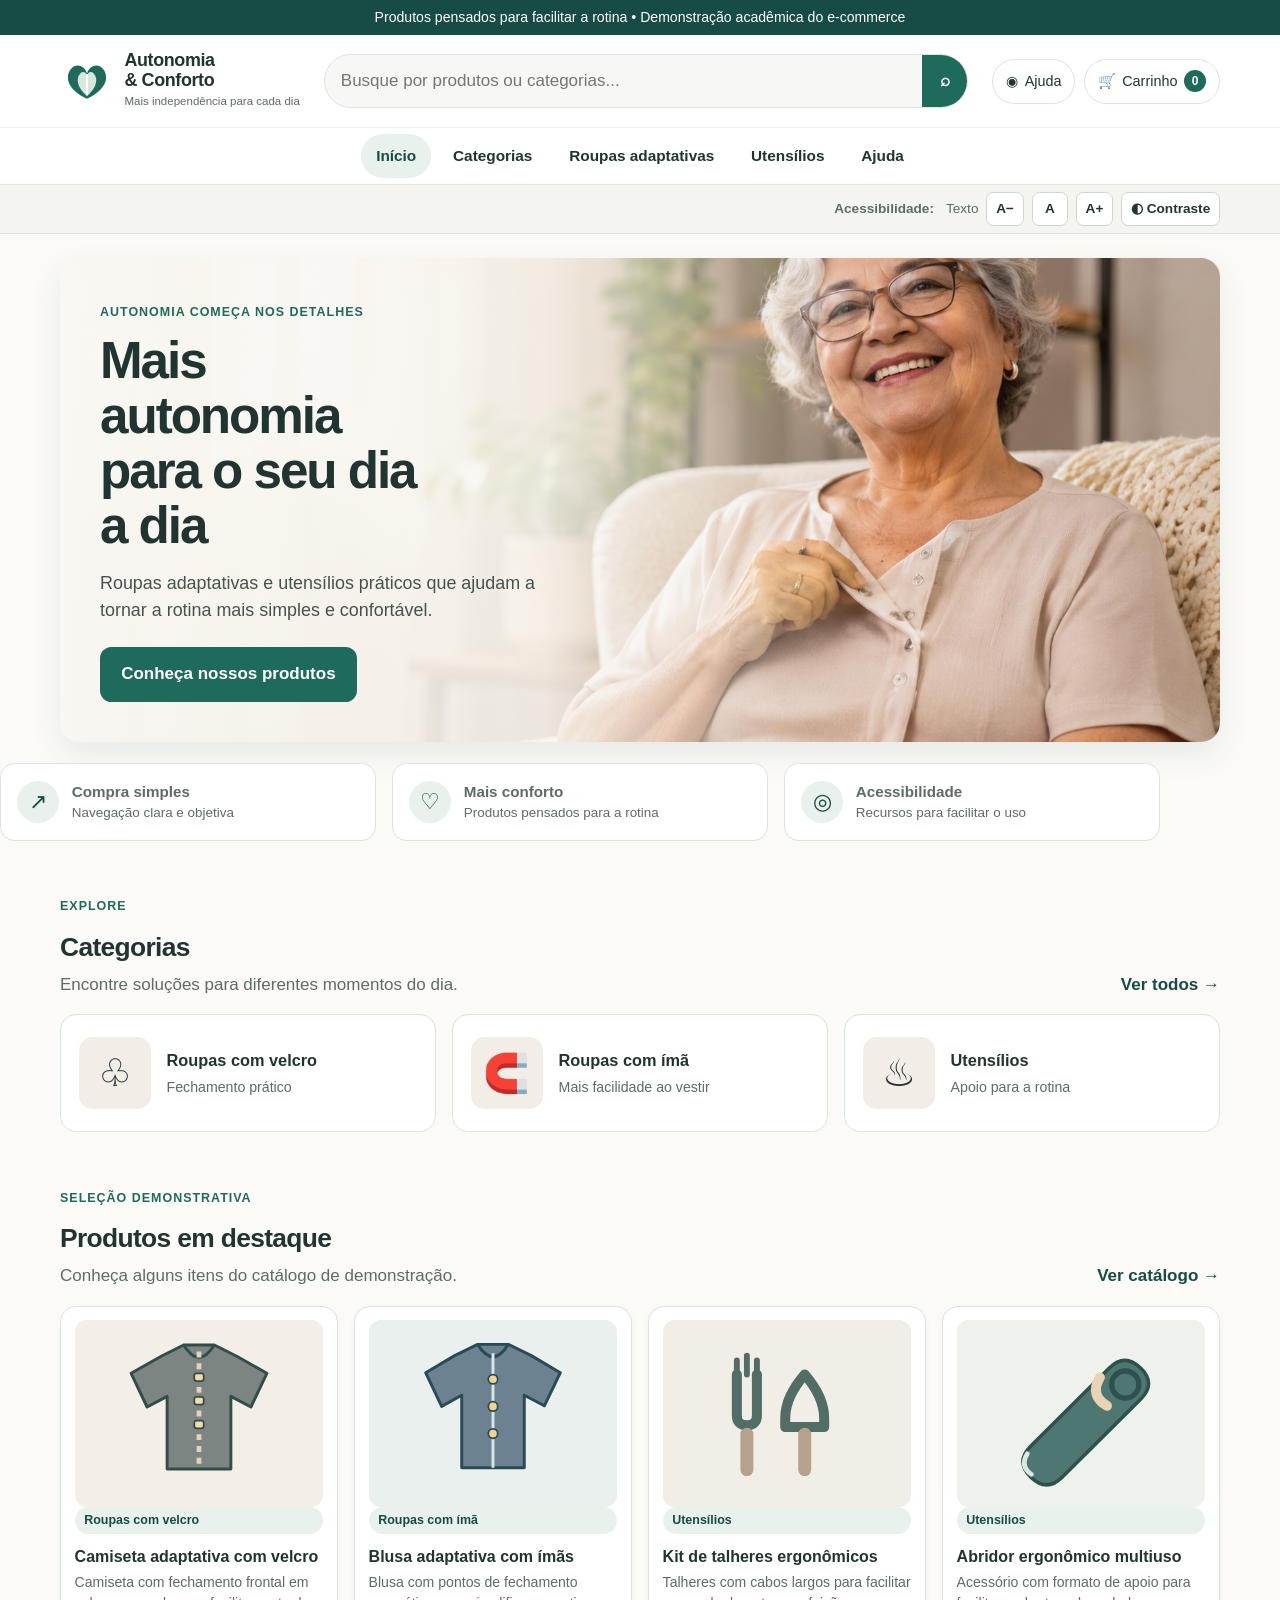
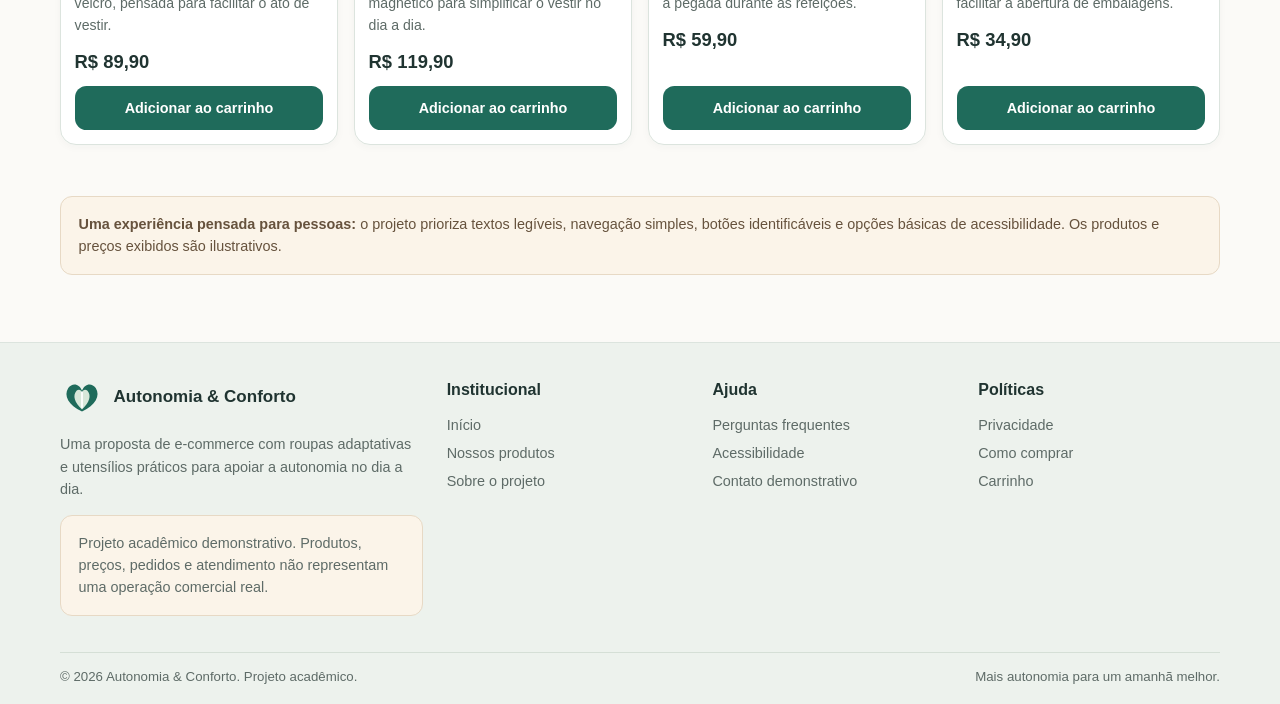
<file: index.html>
<!doctype html>
<html lang="pt-BR">
<head>
 <meta charset="utf-8"><meta name="viewport" content="width=device-width, initial-scale=1">
 <meta name="description" content="E-commerce demonstrativo de roupas adaptativas e utensílios para autonomia diária."><meta name="theme-color" content="#1f6b5b">
 <title>Início | Autonomia &amp; Conforto</title><link rel="icon" href="assets/img/logo.svg" type="image/svg+xml"><link rel="stylesheet" href="css/style.css">
</head>
<body><a class="skip-link" href="#main-content">Pular para o conteúdo principal</a>
<div class="top-note">Produtos pensados para facilitar a rotina • Demonstração acadêmica do e-commerce</div>
<header class="site-header">
 <div class="container header-main">
  <a class="brand" href="index.html" aria-label="Autonomia e Conforto - página inicial"><img src="assets/img/logo.svg" alt=""><span><strong>Autonomia<br>&amp; Conforto</strong><small>Mais independência para cada dia</small></span></a>
  <form class="search-form" data-category-search role="search" aria-label="Buscar produtos"><label class="sr-only" for="site-search">Buscar produtos e categorias</label><input id="site-search" name="q" type="search" placeholder="Busque por produtos ou categorias..." autocomplete="off"><button type="submit" aria-label="Buscar">⌕</button></form>
  <div class="header-actions"><button class="icon-button menu-toggle" type="button" data-menu-toggle aria-expanded="false" aria-controls="primary-nav" aria-label="Abrir menu">☰</button><a class="icon-link" href="ajuda.html"><span aria-hidden="true">◉</span><span class="action-label">Ajuda</span></a><a class="icon-link" href="carrinho.html"><span aria-hidden="true">🛒</span><span class="action-label">Carrinho</span><span class="cart-count" data-cart-count>0</span></a></div>
 </div>
 <nav class="main-nav" id="primary-nav" aria-label="Navegação principal"><div class="container nav-inner">
  <a href="index.html" data-nav="index.html" aria-current="page">Início</a><a href="categorias.html" data-nav="categorias.html">Categorias</a><a href="categorias.html?q=roupas" data-nav="roupas">Roupas adaptativas</a><a href="categorias.html?q=utensilios" data-nav="utensilios">Utensílios</a><a href="ajuda.html" data-nav="ajuda.html">Ajuda</a>
 </div></nav>
 <div class="access-tools"><div class="container access-inner"><strong>Acessibilidade:</strong><span>Texto</span><button class="small-control" type="button" data-font="down" aria-label="Diminuir tamanho do texto">A−</button><button class="small-control" type="button" data-font="reset" aria-label="Restaurar tamanho do texto">A</button><button class="small-control" type="button" data-font="up" aria-label="Aumentar tamanho do texto">A+</button><button class="small-control" type="button" data-contrast aria-label="Alternar alto contraste">◐ Contraste</button></div></div>
</header><main id="main-content"><section class="container hero" aria-labelledby="hero-title"><div class="hero-copy"><span class="eyebrow">Autonomia começa nos detalhes</span><h1 id="hero-title">Mais autonomia para o seu dia a dia</h1><p>Roupas adaptativas e utensílios práticos que ajudam a tornar a rotina mais simples e confortável.</p><a class="button" href="categorias.html">Conheça nossos produtos</a></div></section>
<section class="container trust-row" aria-label="Diferenciais da proposta"><div class="trust-item"><span class="trust-icon" aria-hidden="true">↗</span><span><strong>Compra simples</strong><span>Navegação clara e objetiva</span></span></div><div class="trust-item"><span class="trust-icon" aria-hidden="true">♡</span><span><strong>Mais conforto</strong><span>Produtos pensados para a rotina</span></span></div><div class="trust-item"><span class="trust-icon" aria-hidden="true">◎</span><span><strong>Acessibilidade</strong><span>Recursos para facilitar o uso</span></span></div></section>
<section class="container section" aria-labelledby="categories-title"><div class="section-head"><div><span class="eyebrow">Explore</span><h2 id="categories-title">Categorias</h2><p>Encontre soluções para diferentes momentos do dia.</p></div><a class="text-link" href="categorias.html">Ver todos →</a></div><div class="category-grid"><a class="category-card" href="categorias.html?q=velcro"><span class="category-art" aria-hidden="true">♧</span><span><strong>Roupas com velcro</strong><small>Fechamento prático</small></span></a><a class="category-card" href="categorias.html?q=imã"><span class="category-art" aria-hidden="true">🧲</span><span><strong>Roupas com ímã</strong><small>Mais facilidade ao vestir</small></span></a><a class="category-card" href="categorias.html?q=utensilios"><span class="category-art" aria-hidden="true">♨</span><span><strong>Utensílios</strong><small>Apoio para a rotina</small></span></a></div></section>
<section class="container section" aria-labelledby="featured-title"><div class="section-head"><div><span class="eyebrow">Seleção demonstrativa</span><h2 id="featured-title">Produtos em destaque</h2><p>Conheça alguns itens do catálogo de demonstração.</p></div><a class="text-link" href="categorias.html">Ver catálogo →</a></div><div class="product-grid" data-featured>
<article class="product-card"><a class="product-image" href="produto.html?id=camiseta-velcro"><img src="assets/img/camiseta-velcro.svg" alt="Camiseta adaptativa com velcro" loading="lazy"></a><span class="tag">Roupas com velcro</span><h3><a href="produto.html?id=camiseta-velcro">Camiseta adaptativa com velcro</a></h3><p>Fechamento frontal prático e modelagem confortável.</p><div class="product-price">R$ 89,90</div><a class="button small" href="produto.html?id=camiseta-velcro">Ver produto</a></article>
<article class="product-card"><a class="product-image" href="produto.html?id=camisa-ima"><img src="assets/img/camisa-ima.svg" alt="Blusa adaptativa com ímãs" loading="lazy"></a><span class="tag">Roupas com ímã</span><h3><a href="produto.html?id=camisa-ima">Blusa adaptativa com ímãs</a></h3><p>Fechamento magnético demonstrativo.</p><div class="product-price">R$ 119,90</div><a class="button small" href="produto.html?id=camisa-ima">Ver produto</a></article>
<article class="product-card"><a class="product-image" href="produto.html?id=kit-talheres"><img src="assets/img/kit-talheres.svg" alt="Kit de talheres ergonômicos" loading="lazy"></a><span class="tag">Utensílios</span><h3><a href="produto.html?id=kit-talheres">Kit de talheres ergonômicos</a></h3><p>Cabos largos para facilitar a pegada.</p><div class="product-price">R$ 59,90</div><a class="button small" href="produto.html?id=kit-talheres">Ver produto</a></article>
<article class="product-card"><a class="product-image" href="produto.html?id=abridor-ergonomico"><img src="assets/img/abridor-ergonomico.svg" alt="Abridor ergonômico" loading="lazy"></a><span class="tag">Utensílios</span><h3><a href="produto.html?id=abridor-ergonomico">Abridor ergonômico multiuso</a></h3><p>Acessório de apoio para tarefas domésticas.</p><div class="product-price">R$ 34,90</div><a class="button small" href="produto.html?id=abridor-ergonomico">Ver produto</a></article>
</div></section>
<section class="container section"><div class="notice"><strong>Uma experiência pensada para pessoas:</strong> o projeto prioriza textos legíveis, navegação simples, botões identificáveis e opções básicas de acessibilidade. Os produtos e preços exibidos são ilustrativos.</div></section></main><footer class="site-footer"><div class="container"><div class="footer-grid">
 <div><div class="footer-brand"><img src="assets/img/logo.svg" alt=""><strong>Autonomia &amp; Conforto</strong></div><p>Uma proposta de e-commerce com roupas adaptativas e utensílios práticos para apoiar a autonomia no dia a dia.</p><p class="notice">Projeto acadêmico demonstrativo. Produtos, preços, pedidos e atendimento não representam uma operação comercial real.</p></div>
 <div><h2>Institucional</h2><a href="index.html">Início</a><a href="categorias.html">Nossos produtos</a><a href="ajuda.html">Sobre o projeto</a></div>
 <div><h2>Ajuda</h2><a href="ajuda.html#perguntas">Perguntas frequentes</a><a href="ajuda.html#acessibilidade">Acessibilidade</a><a href="ajuda.html#contato">Contato demonstrativo</a></div>
 <div><h2>Políticas</h2><a href="ajuda.html#privacidade">Privacidade</a><a href="ajuda.html#compras">Como comprar</a><a href="carrinho.html">Carrinho</a></div>
 </div><div class="footer-bottom"><span>© <span data-year>2026</span> Autonomia &amp; Conforto. Projeto acadêmico.</span><span>Mais autonomia para um amanhã melhor.</span></div></div></footer>
<script src="js/products.js" defer></script><script src="js/app.js" defer></script><script src="js/accessibility.js" defer></script></body></html>
</file>
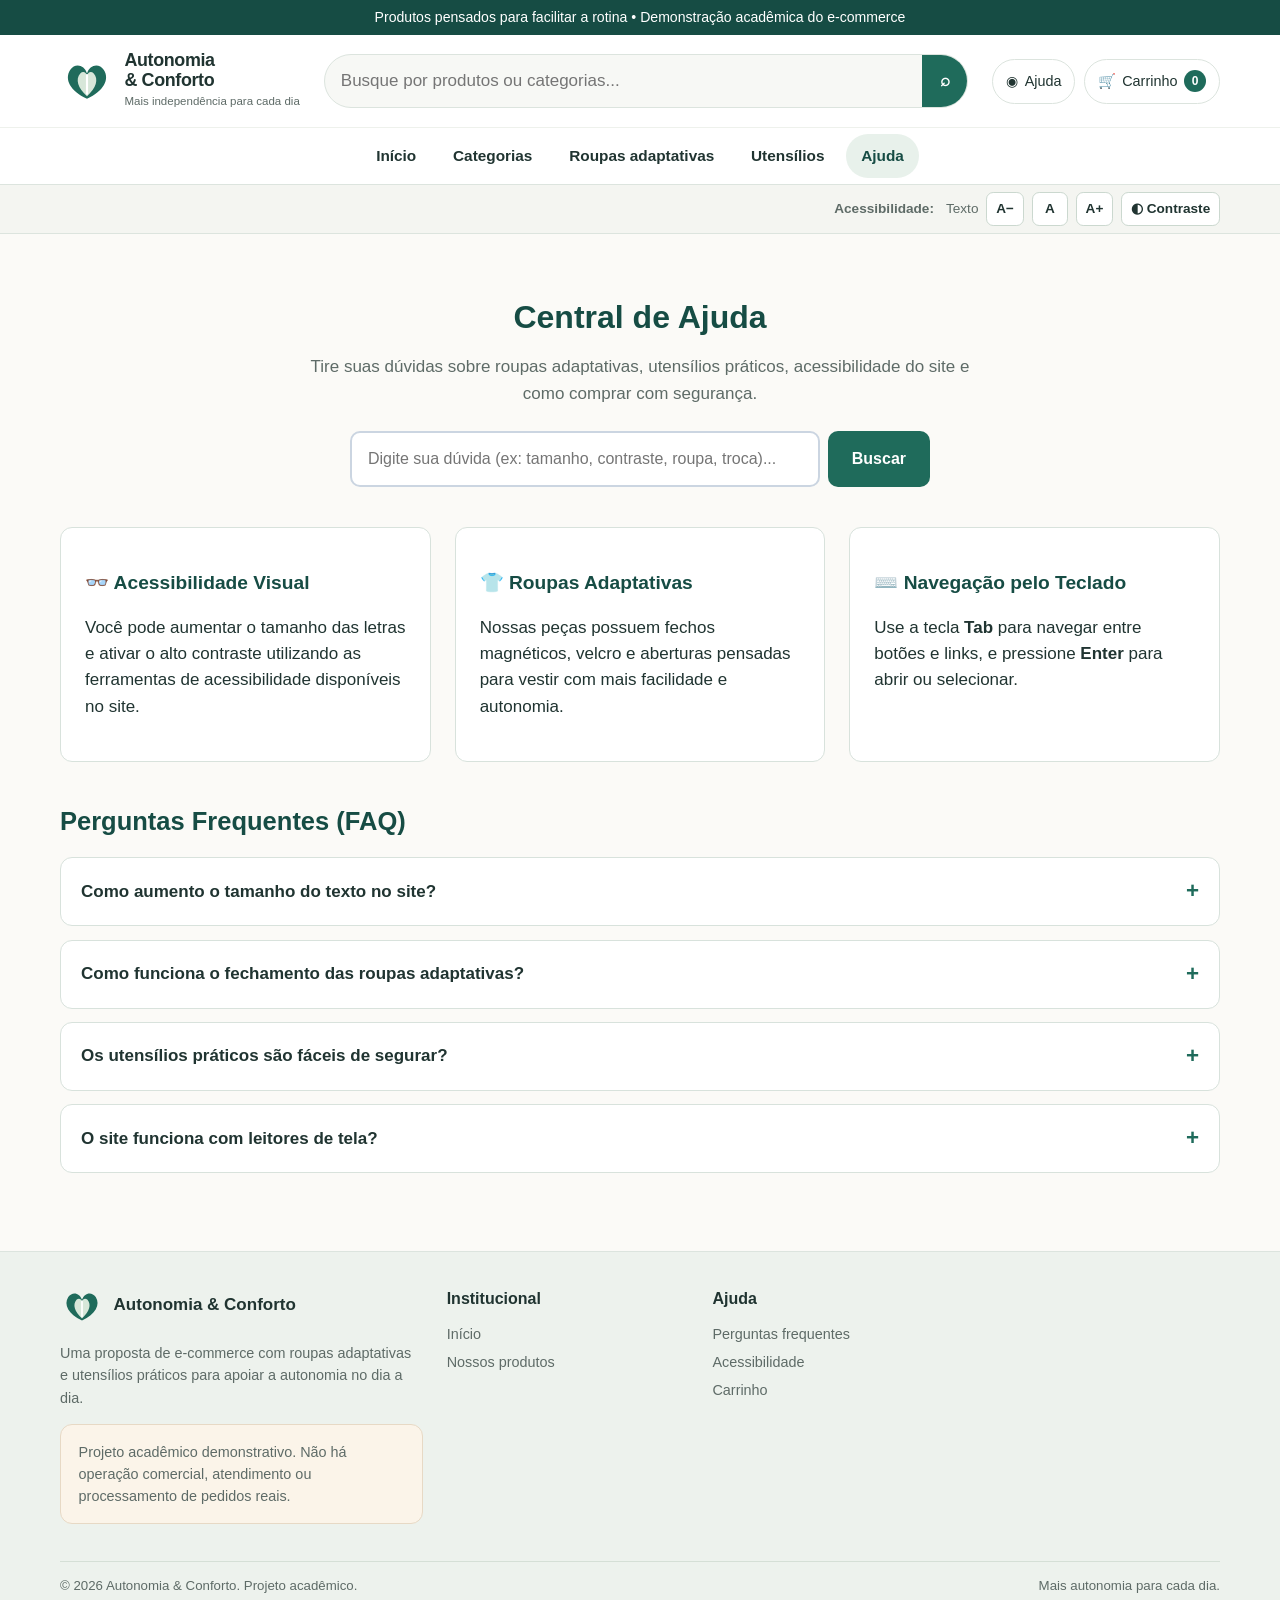
<file: ajuda.html>
<!DOCTYPE html>
<html lang="pt-BR">
<head>
  <meta charset="UTF-8">
  <meta name="viewport" content="width=device-width, initial-scale=1.0">
  <meta name="description" content="Central de ajuda, acessibilidade e perguntas frequentes do Autonomia &amp; Conforto.">
  <title>Central de ajuda | Autonomia &amp; Conforto</title>
  <link rel="icon" href="assets/img/logo.svg" type="image/svg+xml">
  <link rel="stylesheet" href="css/style.css">
  <link rel="stylesheet" href="css/ajuda.css">
</head>
<body>

  <a href="#conteudo-principal" class="skip-link">Pular para o conteúdo principal</a>

  <div class="top-note">Produtos pensados para facilitar a rotina • Demonstração acadêmica do e-commerce</div>
  <header class="site-header">
    <div class="container header-main">
      <a class="brand" href="index.html" aria-label="Autonomia e Conforto - página inicial">
        <img src="assets/img/logo.svg" alt="">
        <span><strong>Autonomia<br>&amp; Conforto</strong><small>Mais independência para cada dia</small></span>
      </a>
      <form class="search-form" data-category-search role="search" aria-label="Buscar produtos">
        <label class="sr-only" for="site-search">Buscar produtos e categorias</label>
        <input id="site-search" name="q" type="search" placeholder="Busque por produtos ou categorias..." autocomplete="off">
        <button type="submit" aria-label="Buscar">⌕</button>
      </form>
      <div class="header-actions">
        <button class="icon-button menu-toggle" type="button" data-menu-toggle aria-expanded="false" aria-controls="primary-nav" aria-label="Abrir menu">☰</button>
        <a class="icon-link" href="ajuda.html" aria-current="page"><span aria-hidden="true">◉</span><span class="action-label">Ajuda</span></a>
        <a class="icon-link" href="carrinho.html"><span aria-hidden="true">🛒</span><span class="action-label">Carrinho</span><span class="cart-count" data-cart-count>0</span></a>
      </div>
    </div>
    <nav class="main-nav" id="primary-nav" aria-label="Navegação principal">
      <div class="container nav-inner">
        <a href="index.html">Início</a>
        <a href="categorias.html">Categorias</a>
        <a href="categorias.html?q=roupas">Roupas adaptativas</a>
        <a href="categorias.html?q=utensilios">Utensílios</a>
        <a href="ajuda.html" aria-current="page">Ajuda</a>
      </div>
    </nav>
    <div class="access-tools">
      <div class="container access-inner">
        <strong>Acessibilidade:</strong><span>Texto</span>
        <button class="small-control" type="button" data-font="down" aria-label="Diminuir tamanho do texto">A−</button>
        <button class="small-control" type="button" data-font="reset" aria-label="Restaurar tamanho do texto">A</button>
        <button class="small-control" type="button" data-font="up" aria-label="Aumentar tamanho do texto">A+</button>
        <button class="small-control" type="button" data-contrast aria-label="Alternar alto contraste">◐ Contraste</button>
      </div>
    </div>
  </header>

  <main id="conteudo-principal" class="container" style="padding: 2rem 0;">

    <section class="hero-ajuda">
      <h1>Central de Ajuda</h1>
      <p>Tire suas dúvidas sobre roupas adaptativas, utensílios práticos, acessibilidade do site e como comprar com segurança.</p>

      <form class="busca-ajuda" role="search" onsubmit="filtrarFAQ(event)">
        <label for="campo-busca" class="skip-link">Buscar dúvida</label>
        <input type="search" id="campo-busca" placeholder="Digite sua dúvida (ex: tamanho, contraste, roupa, troca)..." aria-label="Digite sua dúvida">
        <button type="submit" class="btn-ajuda">Buscar</button>
      </form>
    </section>

    <section class="grid-ajuda" aria-label="Tópicos de Ajuda Rápida">
      <article class="card-ajuda">
        <h2>👓 Acessibilidade Visual</h2>
        <p>Você pode aumentar o tamanho das letras e ativar o alto contraste utilizando as ferramentas de acessibilidade disponíveis no site.</p>
      </article>

      <article class="card-ajuda">
        <h2>👕 Roupas Adaptativas</h2>
        <p>Nossas peças possuem fechos magnéticos, velcro e aberturas pensadas para vestir com mais facilidade e autonomia.</p>
      </article>

      <article class="card-ajuda">
        <h2>⌨️ Navegação pelo Teclado</h2>
        <p>Use a tecla <strong>Tab</strong> para navegar entre botões e links, e pressione <strong>Enter</strong> para abrir ou selecionar.</p>
      </article>
    </section>

    <section class="faq-section" id="perguntas" aria-labelledby="titulo-faq">
      <h2 id="titulo-faq">Perguntas Frequentes (FAQ)</h2>

      <details class="faq-item">
        <summary>Como aumento o tamanho do texto no site?</summary>
        <p>Utilize os controles de acessibilidade do site para ampliar a fonte ou use o atalho <strong>Ctrl +</strong> (no computador) para dar zoom na tela.</p>
      </details>

      <details class="faq-item">
        <summary>Como funciona o fechamento das roupas adaptativas?</summary>
        <p>As camisas e camisetas contam com fechamentos práticos (como ímãs embutidos ou velcro suave) que dispensam botões pequenos e difíceis de abotoar.</p>
      </details>

      <details class="faq-item">
        <summary>Os utensílios práticos são fáceis de segurar?</summary>
        <p>Sim. Os abridores ergonômicos, apoios de alcance e kits de talheres têm cabos anatômicos e antiderrapantes para dar mais firmeza e conforto.</p>
      </details>

      <details class="faq-item">
        <summary>O site funciona com leitores de tela?</summary>
        <p>A página utiliza HTML semântico, textos alternativos nas imagens e navegação por teclado para favorecer o uso com leitores de tela. A experiência pode variar conforme o leitor e o navegador.</p>
      </details>
    </section>

  </main>

  <footer class="site-footer">
    <div class="container">
      <div class="footer-grid">
        <div>
          <div class="footer-brand"><img src="assets/img/logo.svg" alt=""><strong>Autonomia &amp; Conforto</strong></div>
          <p>Uma proposta de e-commerce com roupas adaptativas e utensílios práticos para apoiar a autonomia no dia a dia.</p>
          <p class="notice">Projeto acadêmico demonstrativo. Não há operação comercial, atendimento ou processamento de pedidos reais.</p>
        </div>
        <div><h2>Institucional</h2><a href="index.html">Início</a><a href="categorias.html">Nossos produtos</a></div>
        <div><h2>Ajuda</h2><a href="ajuda.html#perguntas">Perguntas frequentes</a><a href="ajuda.html">Acessibilidade</a><a href="carrinho.html">Carrinho</a></div>
      </div>
      <div class="footer-bottom"><span>© <span data-year>2026</span> Autonomia &amp; Conforto. Projeto acadêmico.</span><span>Mais autonomia para cada dia.</span></div>
    </div>
  </footer>

  <script src="js/products.js" defer></script>
  <script src="js/app.js" defer></script>
  <script src="js/accessibility.js" defer></script>
  <script>
    function filtrarFAQ(event) {
      if (event) event.preventDefault();
      const normalizar = (texto) => texto.normalize('NFD').replace(/[\u0300-\u036f]/g, '').toLowerCase();
      const termo = normalizar(document.getElementById('campo-busca').value.trim());
      document.querySelectorAll('.faq-item').forEach((item) => {
        const texto = normalizar(item.textContent);
        item.style.display = texto.includes(termo) ? 'block' : 'none';
        if (termo.length > 2 && texto.includes(termo)) item.open = true;
      });
    }
    document.getElementById('campo-busca')?.addEventListener('input', () => filtrarFAQ());
  </script>
</body>
</html>
</file>
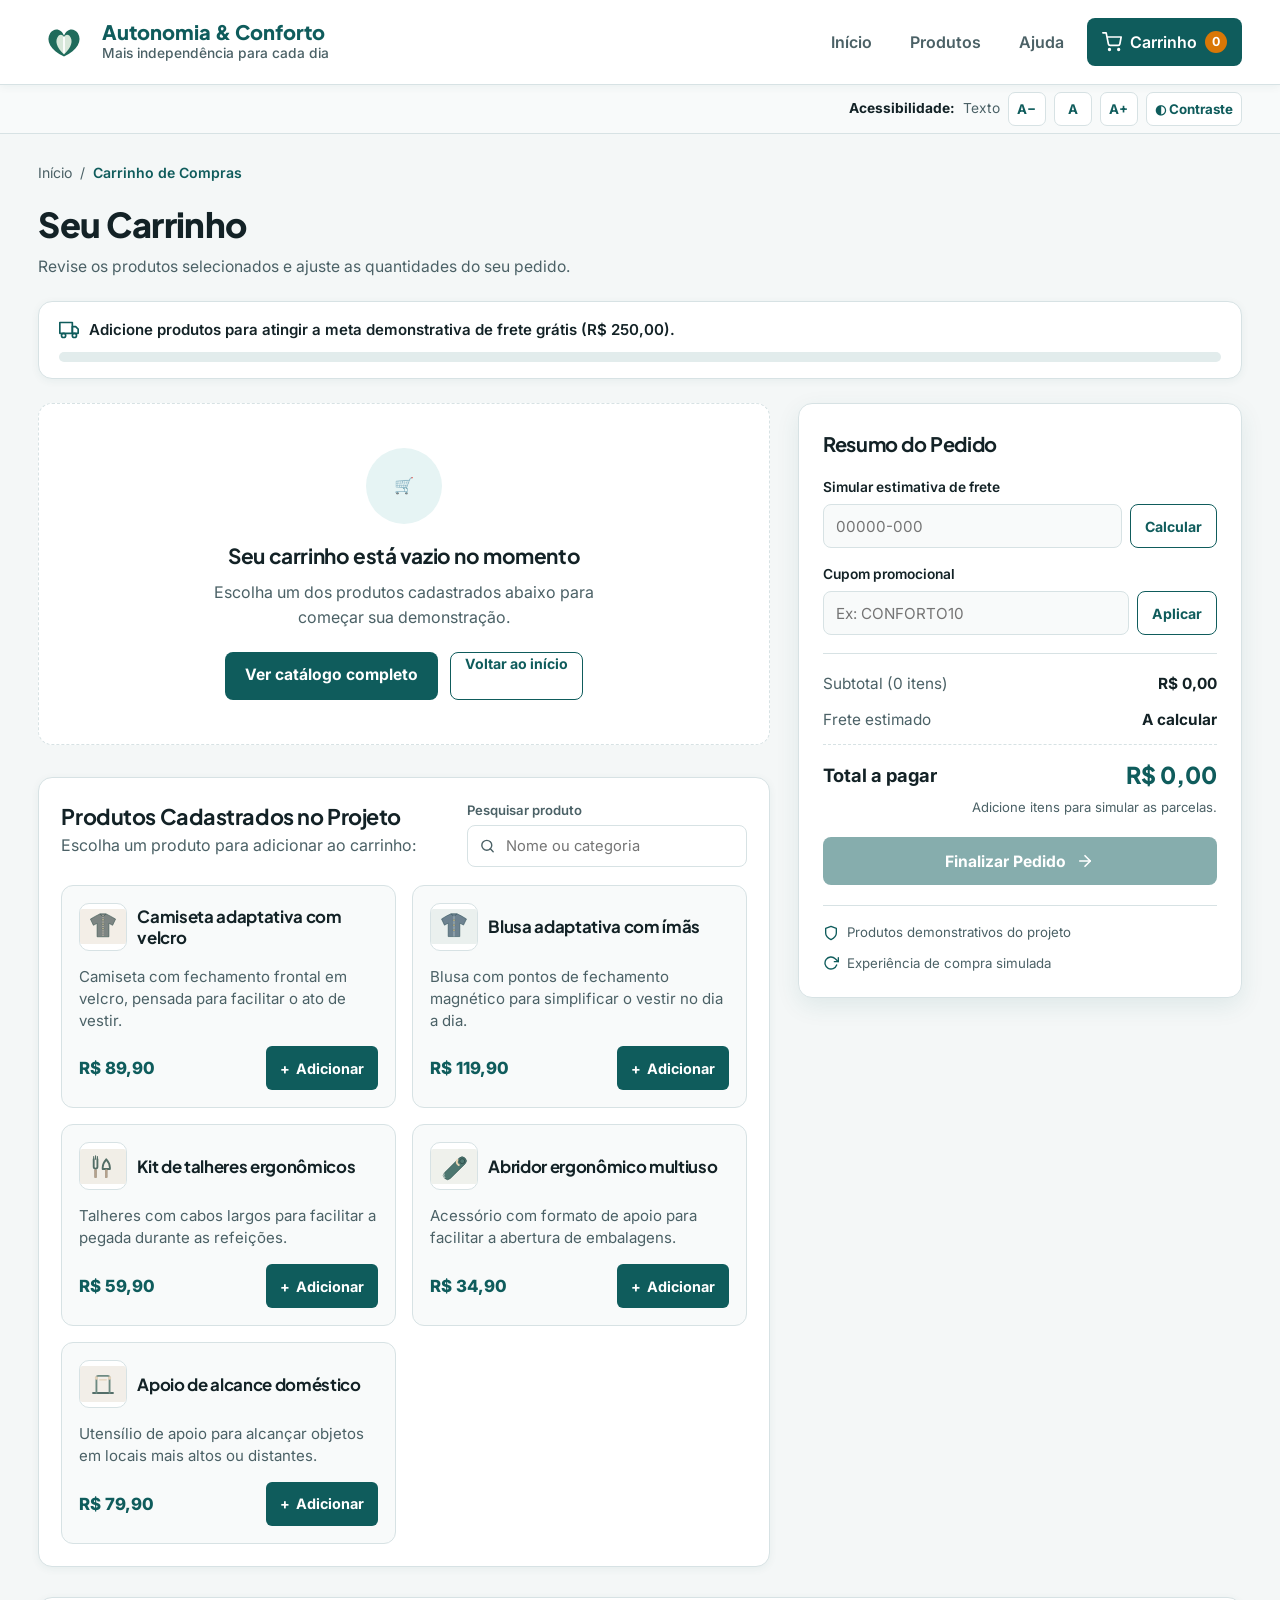
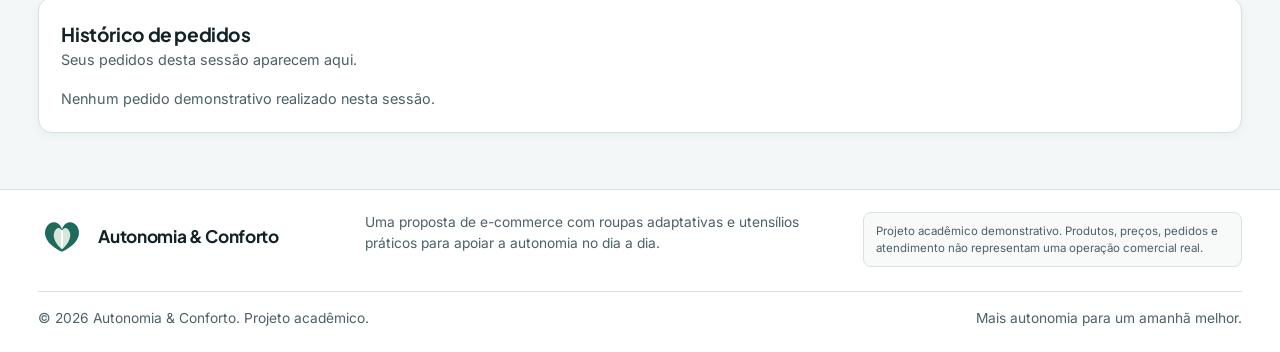
<file: carrinho.html>
<!DOCTYPE html>
<html lang="pt-BR">
<head>
  <meta charset="UTF-8" />
  <meta name="viewport" content="width=device-width, initial-scale=1.0" />
  <title>Carrinho de Compras | Autonomia &amp; Conforto</title>
  <link rel="icon" href="assets/img/logo.svg" type="image/svg+xml" />
  <link rel="preconnect" href="https://fonts.googleapis.com" />
  <link rel="preconnect" href="https://fonts.gstatic.com" crossorigin />
  <link href="https://fonts.googleapis.com/css2?family=Inter:wght@400;500;600;700&family=Plus+Jakarta+Sans:wght@600;700;800&display=swap" rel="stylesheet" />
  <link rel="stylesheet" href="carrinho.css" />
</head>
<body id="top">
  <!-- Cabeçalho integrado ao padrão institucional -->
  <header class="site-header">
    <div class="container header-content">
      <a href="index.html" class="brand" aria-label="Autonomia e Conforto - Página Inicial">
        <span class="brand-icon" aria-hidden="true">
          <svg width="44" height="44" viewBox="0 0 64 64" aria-hidden="true">
            <path d="M32 53C12 44 5 30 12 19c6-9 17-6 20 4 3-10 14-13 20-4 7 11 0 25-20 34Z" fill="#1f6b5b"/>
            <path d="M32 50C21 40 18 30 24 23c3-3 7-2 8 3 1-5 5-6 8-3 6 7 3 17-8 27Z" fill="#d7e7d9"/>
            <path d="M32 25v22" stroke="#fff" stroke-width="2.5" stroke-linecap="round"/>
          </svg>
        </span>
        <div class="brand-text">
          <span class="brand-title">Autonomia &amp; Conforto</span>
          <span class="brand-subtitle">Mais independência para cada dia</span>
        </div>
      </a>

      <nav class="main-nav" aria-label="Navegação principal">
        <a href="index.html" class="nav-link">Início</a>
        <a href="categorias.html" class="nav-link">Produtos</a>
        <a href="ajuda.html" class="nav-link">Ajuda</a>
        <a href="carrinho.html" class="nav-link nav-cart active" aria-current="page">
          <svg width="20" height="20" viewBox="0 0 24 24" fill="none" stroke="currentColor" stroke-width="2" stroke-linecap="round" stroke-linejoin="round" aria-hidden="true">
            <circle cx="9" cy="21" r="1"/>
            <circle cx="20" cy="21" r="1"/>
            <path d="M1 1h4l2.68 13.39a2 2 0 0 0 2 1.61h9.72a2 2 0 0 0 2-1.61L23 6H6"/>
          </svg>
          <span>Carrinho</span>
          <span class="cart-badge" id="header-cart-badge" aria-live="polite">0</span>
        </a>
      </nav>
    </div>
  </header>
  <div class="cart-accessibility-tools">
    <div class="container access-tools-inner">
      <strong>Acessibilidade:</strong><span>Texto</span>
      <button type="button" class="small-control" data-font="down" aria-label="Diminuir tamanho do texto">A−</button>
      <button type="button" class="small-control" data-font="reset" aria-label="Restaurar tamanho do texto">A</button>
      <button type="button" class="small-control" data-font="up" aria-label="Aumentar tamanho do texto">A+</button>
      <button type="button" class="small-control" data-contrast aria-label="Alternar alto contraste">◐ Contraste</button>
    </div>
  </div>

  <main class="container main-wrapper">
    <!-- Trilha de navegação -->
    <nav class="breadcrumb" aria-label="Você está em">
      <a href="index.html">Início</a>
      <span aria-hidden="true">/</span>
      <span class="current">Carrinho de Compras</span>
    </nav>

    <div class="page-heading">
      <div>
        <h1>Seu Carrinho</h1>
        <p class="page-subtitle">Revise os produtos selecionados e ajuste as quantidades do seu pedido.</p>
      </div>
      <div class="heading-actions">
        <button type="button" class="btn-ghost-danger" id="btn-limpar-carrinho">
          <svg width="16" height="16" viewBox="0 0 24 24" fill="none" stroke="currentColor" stroke-width="2" stroke-linecap="round" stroke-linejoin="round" aria-hidden="true">
            <polyline points="3 6 5 6 21 6"/>
            <path d="M19 6v14a2 2 0 0 1-2 2H7a2 2 0 0 1-2-2V6m3 0V4a2 2 0 0 1 2-2h4a2 2 0 0 1 2 2v2"/>
          </svg>
          Esvaziar carrinho
        </button>
      </div>
    </div>

    <!-- Barra de progresso de frete grátis -->
    <section class="shipping-progress-card" aria-label="Progresso para frete grátis">
      <div class="shipping-progress-header">
        <span class="shipping-icon" aria-hidden="true">
          <svg width="20" height="20" viewBox="0 0 24 24" fill="none" stroke="currentColor" stroke-width="2" stroke-linecap="round" stroke-linejoin="round">
            <rect x="1" y="3" width="15" height="13"/>
            <polygon points="16 8 20 8 23 11 23 16 16 16 16 8"/>
            <circle cx="5.5" cy="18.5" r="2.5"/>
            <circle cx="18.5" cy="18.5" r="2.5"/>
          </svg>
        </span>
        <p id="shipping-progress-text" aria-live="polite">Calculando benefício de frete...</p>
      </div>
      <div class="progress-track" role="progressbar" aria-valuemin="0" aria-valuemax="100" aria-valuenow="0" id="shipping-progressbar">
        <div class="progress-fill" id="shipping-progress-fill"></div>
      </div>
    </section>

    <!-- Grade principal: Lista de itens + Resumo financeiro -->
    <div class="cart-grid" id="itens-carrinho">
      <section class="cart-items-section" aria-label="Itens no carrinho">
        <div id="cart-items-container" class="cart-items-list">
          <!-- Renderizado dinamicamente via JavaScript -->
        </div>

        <!-- Estado vazio -->
        <div id="empty-cart-state" class="empty-state hidden">
          <div class="empty-icon" aria-hidden="true">
            <svg width="48" height="48" viewBox="0 0 24 24" fill="none" stroke="currentColor" stroke-width="1.6" stroke-linecap="round" stroke-linejoin="round">
              <circle cx="9" cy="21" r="1"/>
              <circle cx="20" cy="21" r="1"/>
              <path d="M1 1h4l2.68 13.39a2 2 0 0 0 2 1.61h9.72a2 2 0 0 0 2-1.61L23 6H6"/>
            </svg>
          </div>
          <h2>Seu carrinho está vazio no momento</h2>
        </div>

        <!-- Vitrine rápida para testar os 5 produtos cadastrados no projeto -->
        <section class="quick-add-section" id="produtos" aria-labelledby="quick-add-title">
          <div class="quick-add-header">
            <div>
              <h2 id="quick-add-title">Produtos Cadastrados no Projeto</h2>
              <p>Escolha um produto para adicionar ao carrinho:</p>
            </div>
            <label class="product-search" for="product-search">
              <span>Pesquisar produto</span>
              <span class="product-search-field">
                <svg viewBox="0 0 24 24" aria-hidden="true">
                  <circle cx="11" cy="11" r="7" />
                  <path d="m16 16 4 4" />
                </svg>
                <input type="search" id="product-search" placeholder="Nome ou categoria" autocomplete="off" />
              </span>
            </label>
          </div>
          <div id="quick-add-grid" class="quick-add-grid">
            <!-- Cards dos 5 produtos gerados via JS -->
          </div>
        </section>
      </section>

      <!-- Coluna lateral: Resumo do pedido -->
      <aside class="cart-summary-aside" aria-label="Resumo do pedido">
        <div class="summary-card">
          <h2>Resumo do Pedido</h2>

          <!-- Cálculo de CEP -->
          <div class="summary-tool">
            <label for="input-cep" class="tool-label">Simular estimativa de frete</label>
            <div class="input-group">
              <input
                type="text"
                id="input-cep"
                placeholder="00000-000"
                maxlength="9"
                inputmode="numeric"
                aria-label="Digite seu CEP"
              />
              <button type="button" class="btn-outline" id="btn-calcular-cep">Calcular</button>
            </div>
            <small id="cep-feedback" class="tool-feedback" aria-live="polite"></small>
          </div>

          <!-- Cupom de desconto -->
          <div class="summary-tool">
            <label for="input-cupom" class="tool-label">Cupom promocional</label>
            <div class="input-group">
              <input
                type="text"
                id="input-cupom"
                placeholder="Ex: CONFORTO10"
                aria-label="Código do cupom de desconto"
              />
              <button type="button" class="btn-outline" id="btn-aplicar-cupom">Aplicar</button>
            </div>
            <small id="cupom-feedback" class="tool-feedback" aria-live="polite"></small>
          </div>

          <hr class="summary-divider" />

          <!-- Valores -->
          <dl class="summary-totals" aria-live="polite">
            <div class="total-row">
              <dt>Subtotal (<span id="summary-total-items">0</span> itens)</dt>
              <dd id="summary-subtotal">R$ 0,00</dd>
            </div>
            <div class="total-row">
              <dt>Frete estimado</dt>
              <dd id="summary-shipping">Grátis</dd>
            </div>
            <div class="total-row discount-row hidden" id="summary-discount-row">
              <dt>Desconto aplicado</dt>
              <dd id="summary-discount">- R$ 0,00</dd>
            </div>
            <div class="total-row grand-total">
              <dt>Total a pagar</dt>
              <dd id="summary-grand-total">R$ 0,00</dd>
            </div>
          </dl>

          <p class="installment-note" id="summary-installments">ou em até 6x sem juros no cartão</p>

          <button type="button" class="btn-primary btn-checkout" id="btn-finalizar-compra">
            <span>Finalizar Pedido</span>
            <svg width="18" height="18" viewBox="0 0 24 24" fill="none" stroke="currentColor" stroke-width="2.2" stroke-linecap="round" stroke-linejoin="round" aria-hidden="true">
              <line x1="5" y1="12" x2="19" y2="12"/>
              <polyline points="12 5 19 12 12 19"/>
            </svg>
          </button>

          <!-- Selos de acessibilidade e confiança -->
          <ul class="trust-badges">
            <li>
              <svg width="16" height="16" viewBox="0 0 24 24" fill="none" stroke="currentColor" stroke-width="2" stroke-linecap="round" stroke-linejoin="round" aria-hidden="true">
                <path d="M12 22s8-4 8-10V5l-8-3-8 3v7c0 6 8 10 8 10z"/>
              </svg>
              <span>Produtos demonstrativos do projeto</span>
            </li>
            <li>
              <svg width="16" height="16" viewBox="0 0 24 24" fill="none" stroke="currentColor" stroke-width="2" stroke-linecap="round" stroke-linejoin="round" aria-hidden="true">
                <polyline points="23 4 23 10 17 10"/>
                <path d="M20.49 15a9 9 0 1 1-2.12-9.36L23 10"/>
              </svg>
              <span>Experiência de compra simulada</span>
            </li>
          </ul>
        </div>
      </aside>
    </div>

    <section class="order-history-section" aria-labelledby="order-history-title">
      <div class="order-history-header">
        <div>
          <h2 id="order-history-title">Histórico de pedidos</h2>
          <p>Seus pedidos desta sessão aparecem aqui.</p>
        </div>
      </div>
      <div id="order-history-list" class="order-history-list" aria-live="polite">
        <p class="order-history-empty">Nenhum pedido realizado nesta sessão.</p>
      </div>
    </section>
  </main>

  <!-- Confirmação do pedido -->
  <div id="checkout-modal" class="modal-backdrop hidden" role="dialog" aria-modal="true" aria-labelledby="modal-title">
    <div class="modal-card">
      <div class="modal-success-icon" aria-hidden="true">
        <svg width="32" height="32" viewBox="0 0 24 24" fill="none" stroke="currentColor" stroke-width="2.5" stroke-linecap="round" stroke-linejoin="round">
          <polyline points="20 6 9 17 4 12"/>
        </svg>
      </div>
      <h2 id="modal-title">Pedido realizado com sucesso!</h2>
      <p id="modal-description">Obrigado por comprar na Autonomia &amp; Conforto.</p>
      <div class="modal-order-box" id="modal-order-summary"></div>
      <button type="button" class="btn-primary btn-full" id="btn-fechar-modal">Concluir e Limpar Carrinho</button>
    </div>
  </div>

  <!-- Notificação Toast acessível -->
  <div id="toast-container" class="toast-container" aria-live="polite" aria-atomic="true"></div>

  <footer class="site-footer" id="sobre">
    <div class="container footer-content">
      <div class="footer-brand">
        <img src="favicon.svg" alt="" width="44" height="44" />
        <h2>Autonomia &amp; Conforto</h2>
      </div>
      <p class="footer-description">Uma proposta de e-commerce com roupas adaptativas e utens&iacute;lios pr&aacute;ticos para apoiar a autonomia no dia a dia.</p>
      <p class="footer-disclaimer">Projeto acad&ecirc;mico demonstrativo. Produtos, pre&ccedil;os, pedidos e atendimento n&atilde;o representam uma opera&ccedil;&atilde;o comercial real.</p>
      <div class="footer-bottom">
        <p>&copy; 2026 Autonomia &amp; Conforto. Projeto acad&ecirc;mico.</p>
        <p>Mais autonomia para um amanh&atilde; melhor.</p>
      </div>
    </div>
  </footer>

  <script src="js/products.js" defer></script>
  <script src="js/accessibility.js" defer></script>
  <script src="js/carrinho.js" defer></script>
</body>
</html>
</file>
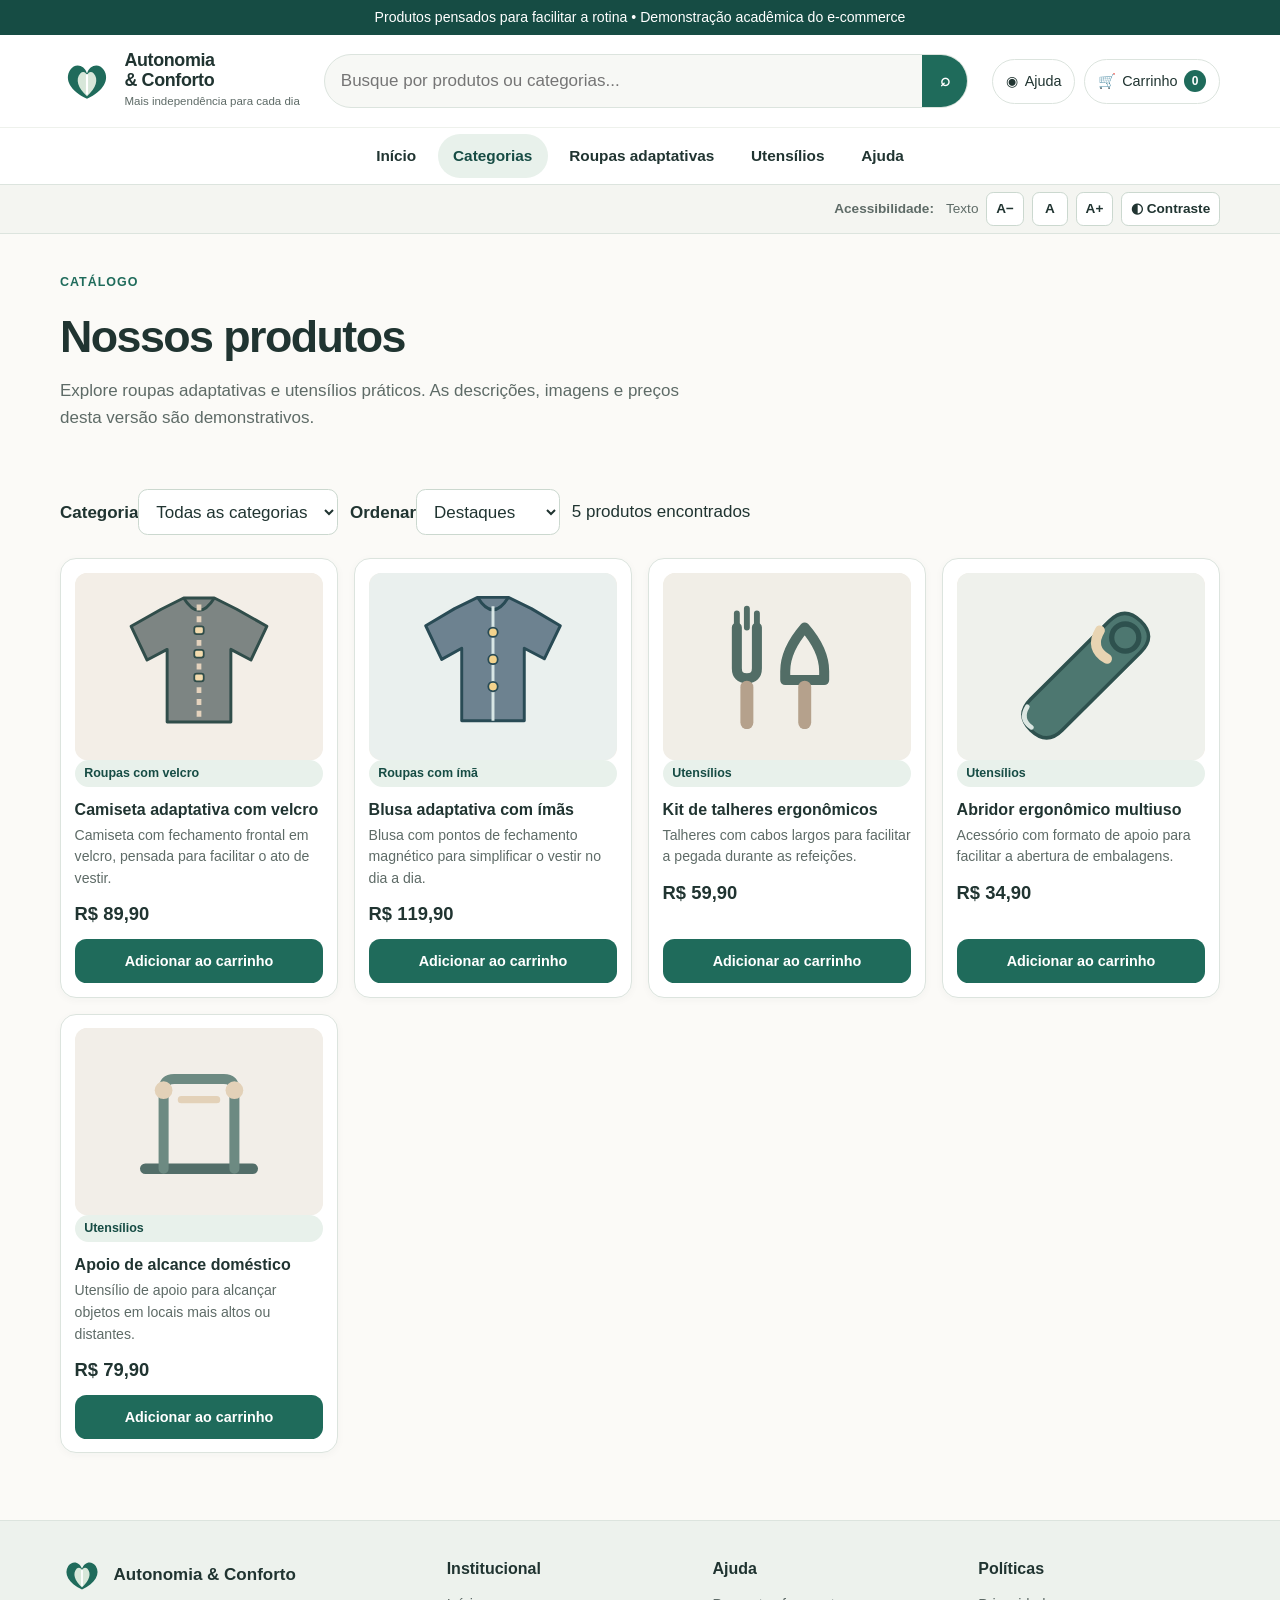
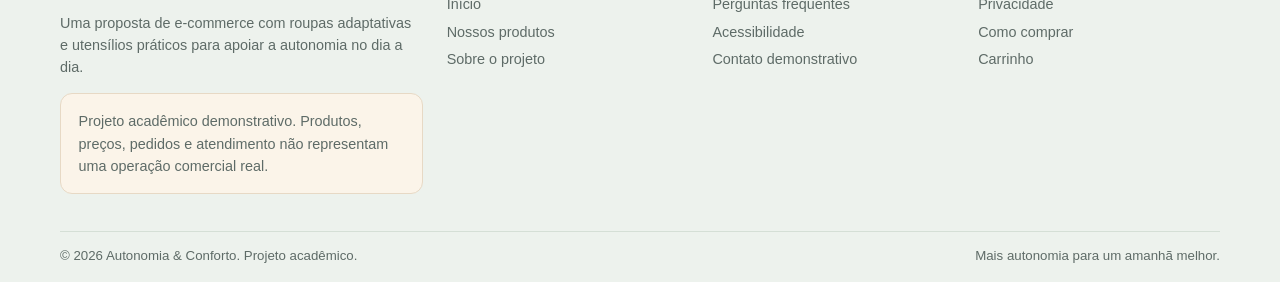
<file: categorias.html>
<!doctype html>
<html lang="pt-BR">
<head>
 <meta charset="utf-8"><meta name="viewport" content="width=device-width, initial-scale=1">
 <meta name="description" content="Catálogo demonstrativo de roupas adaptativas e utensílios práticos."><meta name="theme-color" content="#1f6b5b">
 <title>Categorias e produtos | Autonomia &amp; Conforto</title><link rel="icon" href="assets/img/logo.svg" type="image/svg+xml"><link rel="stylesheet" href="css/style.css">
</head>
<body><a class="skip-link" href="#main-content">Pular para o conteúdo principal</a>
<div class="top-note">Produtos pensados para facilitar a rotina • Demonstração acadêmica do e-commerce</div>
<header class="site-header">
 <div class="container header-main">
  <a class="brand" href="index.html" aria-label="Autonomia e Conforto - página inicial"><img src="assets/img/logo.svg" alt=""><span><strong>Autonomia<br>&amp; Conforto</strong><small>Mais independência para cada dia</small></span></a>
  <form class="search-form" data-category-search role="search" aria-label="Buscar produtos"><label class="sr-only" for="site-search">Buscar produtos e categorias</label><input id="site-search" name="q" type="search" placeholder="Busque por produtos ou categorias..." autocomplete="off"><button type="submit" aria-label="Buscar">⌕</button></form>
  <div class="header-actions"><button class="icon-button menu-toggle" type="button" data-menu-toggle aria-expanded="false" aria-controls="primary-nav" aria-label="Abrir menu">☰</button><a class="icon-link" href="ajuda.html"><span aria-hidden="true">◉</span><span class="action-label">Ajuda</span></a><a class="icon-link" href="carrinho.html"><span aria-hidden="true">🛒</span><span class="action-label">Carrinho</span><span class="cart-count" data-cart-count>0</span></a></div>
 </div>
 <nav class="main-nav" id="primary-nav" aria-label="Navegação principal"><div class="container nav-inner">
  <a href="index.html" data-nav="index.html">Início</a><a href="categorias.html" data-nav="categorias.html" aria-current="page">Categorias</a><a href="categorias.html?q=roupas" data-nav="roupas">Roupas adaptativas</a><a href="categorias.html?q=utensilios" data-nav="utensilios">Utensílios</a><a href="ajuda.html" data-nav="ajuda.html">Ajuda</a>
 </div></nav>
 <div class="access-tools"><div class="container access-inner"><strong>Acessibilidade:</strong><span>Texto</span><button class="small-control" type="button" data-font="down" aria-label="Diminuir tamanho do texto">A−</button><button class="small-control" type="button" data-font="reset" aria-label="Restaurar tamanho do texto">A</button><button class="small-control" type="button" data-font="up" aria-label="Aumentar tamanho do texto">A+</button><button class="small-control" type="button" data-contrast aria-label="Alternar alto contraste">◐ Contraste</button></div></div>
</header><main id="main-content"><section class="container page-intro"><span class="eyebrow">Catálogo</span><h1>Nossos produtos</h1><p>Explore roupas adaptativas e utensílios práticos. As descrições, imagens e preços desta versão são demonstrativos.</p></section>
<section class="container section"><div class="toolbar"><div><label for="category-filter">Categoria</label><select id="category-filter" data-category-filter><option value="all">Todas as categorias</option><option value="roupas-velcro">Roupas com velcro</option><option value="roupas-ima">Roupas com ímã</option><option value="utensilios">Utensílios</option></select></div><div><label for="sort-products">Ordenar</label><select id="sort-products" data-sort><option value="featured">Destaques</option><option value="price-asc">Menor preço</option><option value="price-desc">Maior preço</option><option value="name">Nome</option></select></div><p data-results-count aria-live="polite"></p></div><div class="product-grid" data-category-grid>
<article class="product-card"><a class="product-image" href="produto.html?id=camiseta-velcro"><img src="assets/img/camiseta-velcro.svg" alt="Camiseta adaptativa com velcro"></a><span class="tag">Roupas com velcro</span><h3><a href="produto.html?id=camiseta-velcro">Camiseta adaptativa com velcro</a></h3><p>Fechamento frontal em velcro.</p><div class="product-price">R$ 89,90</div><a class="button small" href="produto.html?id=camiseta-velcro">Ver produto</a></article>
<article class="product-card"><a class="product-image" href="produto.html?id=camisa-ima"><img src="assets/img/camisa-ima.svg" alt="Blusa adaptativa com ímãs"></a><span class="tag">Roupas com ímã</span><h3><a href="produto.html?id=camisa-ima">Blusa adaptativa com ímãs</a></h3><p>Fechamento magnético.</p><div class="product-price">R$ 119,90</div><a class="button small" href="produto.html?id=camisa-ima">Ver produto</a></article>
<article class="product-card"><a class="product-image" href="produto.html?id=kit-talheres"><img src="assets/img/kit-talheres.svg" alt="Kit de talheres ergonômicos"></a><span class="tag">Utensílios</span><h3><a href="produto.html?id=kit-talheres">Kit de talheres ergonômicos</a></h3><p>Cabos largos e texturizados.</p><div class="product-price">R$ 59,90</div><a class="button small" href="produto.html?id=kit-talheres">Ver produto</a></article>
<article class="product-card"><a class="product-image" href="produto.html?id=abridor-ergonomico"><img src="assets/img/abridor-ergonomico.svg" alt="Abridor ergonômico multiuso"></a><span class="tag">Utensílios</span><h3><a href="produto.html?id=abridor-ergonomico">Abridor ergonômico multiuso</a></h3><p>Formato de pegada ampliada.</p><div class="product-price">R$ 34,90</div><a class="button small" href="produto.html?id=abridor-ergonomico">Ver produto</a></article>
<article class="product-card"><a class="product-image" href="produto.html?id=apoio-alcance"><img src="assets/img/apoio-alcance.svg" alt="Apoio de alcance doméstico"></a><span class="tag">Utensílios</span><h3><a href="produto.html?id=apoio-alcance">Apoio de alcance doméstico</a></h3><p>Utensílio para alcançar objetos.</p><div class="product-price">R$ 79,90</div><a class="button small" href="produto.html?id=apoio-alcance">Ver produto</a></article>
</div></section></main><footer class="site-footer"><div class="container"><div class="footer-grid">
 <div><div class="footer-brand"><img src="assets/img/logo.svg" alt=""><strong>Autonomia &amp; Conforto</strong></div><p>Uma proposta de e-commerce com roupas adaptativas e utensílios práticos para apoiar a autonomia no dia a dia.</p><p class="notice">Projeto acadêmico demonstrativo. Produtos, preços, pedidos e atendimento não representam uma operação comercial real.</p></div>
 <div><h2>Institucional</h2><a href="index.html">Início</a><a href="categorias.html">Nossos produtos</a><a href="ajuda.html">Sobre o projeto</a></div>
 <div><h2>Ajuda</h2><a href="ajuda.html#perguntas">Perguntas frequentes</a><a href="ajuda.html#acessibilidade">Acessibilidade</a><a href="ajuda.html#contato">Contato demonstrativo</a></div>
 <div><h2>Políticas</h2><a href="ajuda.html#privacidade">Privacidade</a><a href="ajuda.html#compras">Como comprar</a><a href="carrinho.html">Carrinho</a></div>
 </div><div class="footer-bottom"><span>© <span data-year>2026</span> Autonomia &amp; Conforto. Projeto acadêmico.</span><span>Mais autonomia para um amanhã melhor.</span></div></div></footer>
<script src="js/products.js" defer></script><script src="js/app.js" defer></script><script src="js/accessibility.js" defer></script></body></html>
</file>
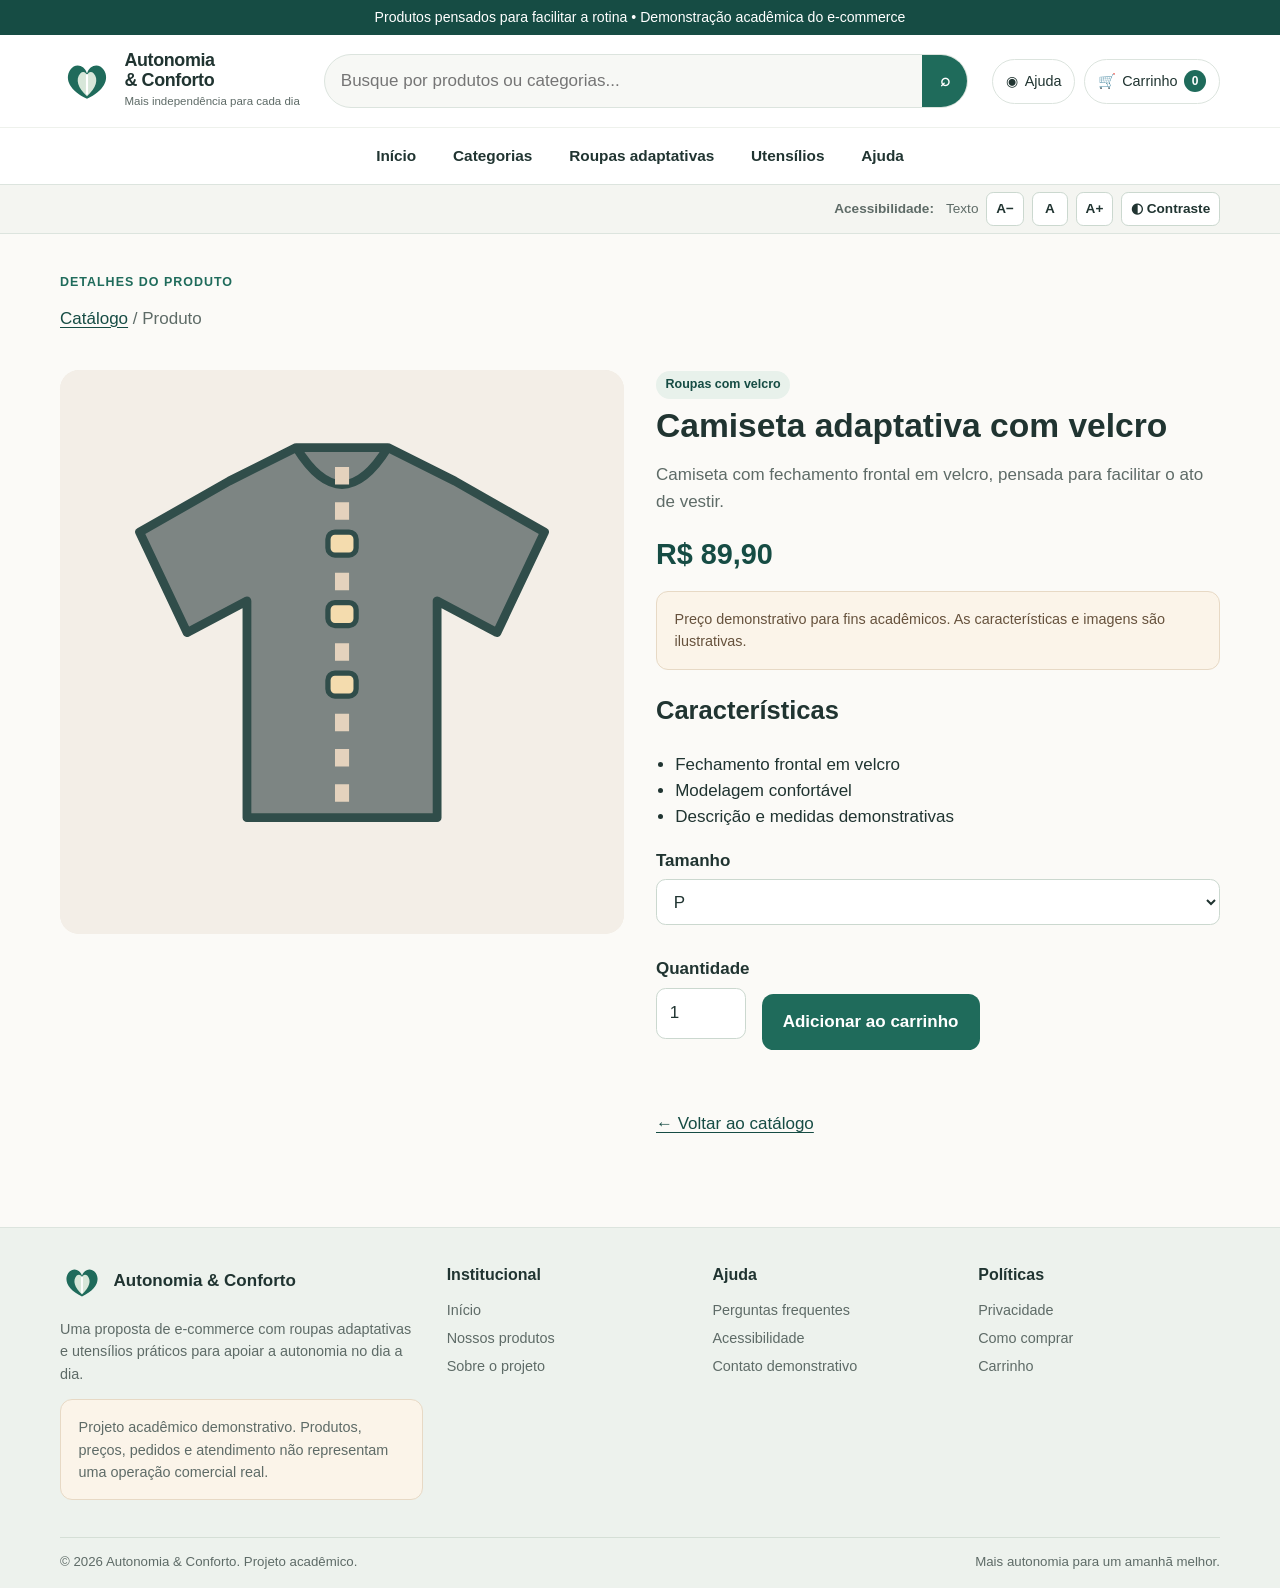
<file: produto.html>
<!doctype html>
<html lang="pt-BR">
<head>
 <meta charset="utf-8"><meta name="viewport" content="width=device-width, initial-scale=1">
 <meta name="description" content="Detalhes ilustrativos dos produtos do Autonomia & Conforto."><meta name="theme-color" content="#1f6b5b">
 <title>Detalhes do produto | Autonomia &amp; Conforto</title><link rel="icon" href="assets/img/logo.svg" type="image/svg+xml"><link rel="stylesheet" href="css/style.css">
</head>
<body><a class="skip-link" href="#main-content">Pular para o conteúdo principal</a>
<div class="top-note">Produtos pensados para facilitar a rotina • Demonstração acadêmica do e-commerce</div>
<header class="site-header">
 <div class="container header-main">
  <a class="brand" href="index.html" aria-label="Autonomia e Conforto - página inicial"><img src="assets/img/logo.svg" alt=""><span><strong>Autonomia<br>&amp; Conforto</strong><small>Mais independência para cada dia</small></span></a>
  <form class="search-form" data-category-search role="search" aria-label="Buscar produtos"><label class="sr-only" for="site-search">Buscar produtos e categorias</label><input id="site-search" name="q" type="search" placeholder="Busque por produtos ou categorias..." autocomplete="off"><button type="submit" aria-label="Buscar">⌕</button></form>
  <div class="header-actions"><button class="icon-button menu-toggle" type="button" data-menu-toggle aria-expanded="false" aria-controls="primary-nav" aria-label="Abrir menu">☰</button><a class="icon-link" href="ajuda.html"><span aria-hidden="true">◉</span><span class="action-label">Ajuda</span></a><a class="icon-link" href="carrinho.html"><span aria-hidden="true">🛒</span><span class="action-label">Carrinho</span><span class="cart-count" data-cart-count>0</span></a></div>
 </div>
 <nav class="main-nav" id="primary-nav" aria-label="Navegação principal"><div class="container nav-inner">
  <a href="index.html" data-nav="index.html">Início</a><a href="categorias.html" data-nav="categorias.html">Categorias</a><a href="categorias.html?q=roupas" data-nav="roupas">Roupas adaptativas</a><a href="categorias.html?q=utensilios" data-nav="utensilios">Utensílios</a><a href="ajuda.html" data-nav="ajuda.html">Ajuda</a>
 </div></nav>
 <div class="access-tools"><div class="container access-inner"><strong>Acessibilidade:</strong><span>Texto</span><button class="small-control" type="button" data-font="down" aria-label="Diminuir tamanho do texto">A−</button><button class="small-control" type="button" data-font="reset" aria-label="Restaurar tamanho do texto">A</button><button class="small-control" type="button" data-font="up" aria-label="Aumentar tamanho do texto">A+</button><button class="small-control" type="button" data-contrast aria-label="Alternar alto contraste">◐ Contraste</button></div></div>
</header><main id="main-content"><section class="container page-intro"><span class="eyebrow">Detalhes do produto</span><p><a href="categorias.html">Catálogo</a> / Produto</p></section><section class="container product-layout" data-product-detail><div class="product-hero-image"><img src="assets/img/camiseta-velcro.svg" alt="Camiseta adaptativa cinza com fechamento frontal em velcro"></div><div class="product-info"><span class="tag">Roupas com velcro</span><h1>Camiseta adaptativa com velcro</h1><p class="lead">Camiseta com fechamento frontal em velcro, pensada para facilitar o ato de vestir.</p><div class="price">R$ 89,90</div><p class="notice">Preço demonstrativo para fins acadêmicos. Características e imagens ilustrativas.</p><h2>Características</h2><ul class="spec-list"><li>Fechamento frontal em velcro</li><li>Modelagem confortável</li><li>Consulte medidas antes da compra</li></ul><div class="field"><label for="product-size">Tamanho</label><select id="product-size"><option>P</option><option>M</option><option>G</option><option>GG</option></select></div><div class="purchase-row"><div class="field"><label for="product-qty">Quantidade</label><input class="quantity-input" id="product-qty" type="number" min="1" max="10" value="1"></div><button class="button" type="button" data-detail-add="camiseta-velcro">Adicionar ao carrinho</button></div><p class="status-message" data-product-status aria-live="polite"></p><p><a href="categorias.html">← Voltar ao catálogo</a></p></div></section></main><footer class="site-footer"><div class="container"><div class="footer-grid">
 <div><div class="footer-brand"><img src="assets/img/logo.svg" alt=""><strong>Autonomia &amp; Conforto</strong></div><p>Uma proposta de e-commerce com roupas adaptativas e utensílios práticos para apoiar a autonomia no dia a dia.</p><p class="notice">Projeto acadêmico demonstrativo. Produtos, preços, pedidos e atendimento não representam uma operação comercial real.</p></div>
 <div><h2>Institucional</h2><a href="index.html">Início</a><a href="categorias.html">Nossos produtos</a><a href="ajuda.html">Sobre o projeto</a></div>
 <div><h2>Ajuda</h2><a href="ajuda.html#perguntas">Perguntas frequentes</a><a href="ajuda.html#acessibilidade">Acessibilidade</a><a href="ajuda.html#contato">Contato demonstrativo</a></div>
 <div><h2>Políticas</h2><a href="ajuda.html#privacidade">Privacidade</a><a href="ajuda.html#compras">Como comprar</a><a href="carrinho.html">Carrinho</a></div>
 </div><div class="footer-bottom"><span>© <span data-year>2026</span> Autonomia &amp; Conforto. Projeto acadêmico.</span><span>Mais autonomia para um amanhã melhor.</span></div></div></footer>
<script src="js/products.js" defer></script><script src="js/app.js" defer></script><script src="js/accessibility.js" defer></script></body></html>
</file>
<file: css/style.css>
/* Autonomia & Conforto | estilos compartilhados */
:root{--green:#1f6b5b;--green-dark:#164c44;--green-soft:#e8f1eb;--ink:#203431;--muted:#5e6b67;--paper:#fbfaf7;--surface:#fff;--sand:#f2eee7;--line:#dce4de;--focus:#d27a24;--shadow:0 12px 32px rgba(28,65,56,.09);--font-scale:1}
*{box-sizing:border-box}html{scroll-behavior:smooth}body{margin:0;background:var(--paper);color:var(--ink);font-family:Arial,Helvetica,sans-serif;font-size:calc(17px * var(--font-scale));line-height:1.55}img{max-width:100%;display:block}a{color:var(--green-dark);text-decoration-thickness:1px;text-underline-offset:3px}a:hover{text-decoration-thickness:2px}button,input,select,textarea{font:inherit}button,.button{cursor:pointer}button:focus-visible,a:focus-visible,input:focus-visible,select:focus-visible,textarea:focus-visible,summary:focus-visible{outline:3px solid var(--focus);outline-offset:3px}.skip-link{position:absolute;left:1rem;top:-5rem;background:var(--ink);color:#fff;padding:.7rem 1rem;border-radius:.5rem;z-index:1000}.skip-link:focus{top:1rem}.container{width:min(1160px,calc(100% - 2rem));margin-inline:auto}.top-note{background:var(--green-dark);color:#fff;text-align:center;padding:.42rem 1rem;font-size:.88rem}.site-header{background:#fff;border-bottom:1px solid var(--line);position:sticky;top:0;z-index:100}.header-main{display:grid;grid-template-columns:auto minmax(220px,1fr) auto;gap:1.5rem;align-items:center;padding:1rem 0}.brand{display:flex;align-items:center;gap:.65rem;text-decoration:none;color:var(--ink);min-width:225px}.brand img{width:54px;height:54px}.brand strong{display:block;font-size:1.12rem;line-height:1.08;letter-spacing:-.02em}.brand small{display:block;color:var(--muted);font-size:.72rem;margin-top:.2rem}.search-form{display:flex;align-items:center;background:#f7f8f5;border:1px solid var(--line);border-radius:999px;overflow:hidden;min-width:0}.search-form input{border:0;background:transparent;padding:.8rem 1rem;min-width:0;width:100%;outline:none}.search-form button{border:0;background:var(--green);color:#fff;padding:.8rem 1.1rem;font-weight:700}.header-actions{display:flex;gap:.55rem;align-items:center}.icon-link,.icon-button{display:inline-flex;align-items:center;justify-content:center;gap:.4rem;border:1px solid var(--line);background:#fff;color:var(--ink);text-decoration:none;border-radius:999px;padding:.65rem .8rem;font-size:.9rem;min-height:44px}.icon-link:hover,.icon-button:hover{background:var(--green-soft)}.cart-count{display:inline-grid;place-items:center;min-width:1.4rem;height:1.4rem;border-radius:50%;background:var(--green);color:#fff;font-size:.75rem;font-weight:700;padding:0 .25rem}.main-nav{border-top:1px solid #eef1ec}.nav-inner{display:flex;align-items:center;justify-content:center;gap:.4rem;padding:.35rem 0}.nav-inner a{color:var(--ink);text-decoration:none;font-weight:700;padding:.65rem .95rem;border-radius:999px;font-size:.96rem}.nav-inner a:hover,.nav-inner a[aria-current="page"]{background:var(--green-soft);color:var(--green-dark)}.menu-toggle{display:none}.access-tools{background:#f4f5f1;border-top:1px solid var(--line);padding:.45rem 0}.access-inner{display:flex;gap:.5rem;align-items:center;justify-content:flex-end;font-size:.85rem;color:var(--muted)}.access-inner strong{margin-right:.25rem}.small-control{border:1px solid #cbd8cf;background:#fff;color:var(--ink);border-radius:.45rem;min-width:36px;min-height:34px;padding:.25rem .55rem;font-weight:700}.small-control:hover{background:var(--green-soft)}.hero{margin:1.5rem auto 1.3rem;min-height:345px;border-radius:1.2rem;overflow:hidden;background:linear-gradient(90deg,rgba(250,248,243,.97) 0%,rgba(250,248,243,.87) 42%,rgba(250,248,243,.05) 72%),url('../assets/img/hero-autonomia.png') center right/cover no-repeat;display:flex;align-items:center;box-shadow:var(--shadow)}.hero-copy{padding:2.5rem;max-width:560px}.eyebrow{display:inline-block;color:var(--green);text-transform:uppercase;letter-spacing:.08em;font-size:.78rem;font-weight:800;margin-bottom:.65rem}.hero h1{font-size:clamp(2.1rem,4vw,3.5rem);line-height:1.07;letter-spacing:-.04em;margin:.1rem 0 1rem;max-width:12ch}.hero p{max-width:45ch;color:#45534e;font-size:1.12rem;margin:0 0 1.35rem}.button{display:inline-flex;align-items:center;justify-content:center;gap:.5rem;border:2px solid transparent;border-radius:.72rem;background:var(--green);color:#fff;text-decoration:none;font-weight:800;padding:.78rem 1.2rem;min-height:48px;transition:background .15s,transform .15s}.button:hover{background:var(--green-dark);color:#fff;transform:translateY(-1px)}.button.secondary{background:#fff;color:var(--green-dark);border-color:var(--green)}.button.ghost{background:transparent;color:var(--green-dark);border-color:var(--line)}.button.small{font-size:.9rem;padding:.55rem .85rem;min-height:42px}.trust-row{display:grid;grid-template-columns:repeat(3,1fr);gap:1rem;margin:1rem 0 2.2rem}.trust-item{display:flex;align-items:center;gap:.8rem;padding:1rem;border:1px solid var(--line);background:#fff;border-radius:.9rem}.trust-icon{width:42px;height:42px;display:grid;place-items:center;background:var(--green-soft);border-radius:50%;color:var(--green-dark);font-size:1.35rem;flex:none}.trust-item strong{display:block;font-size:.95rem}.trust-item span:last-child{font-size:.84rem;color:var(--muted)}.section{padding:1rem 0 2.2rem}.section-head{display:flex;align-items:end;justify-content:space-between;gap:1rem;margin-bottom:1rem}.section-head h2{margin:0;font-size:1.65rem;letter-spacing:-.025em}.section-head p{margin:.25rem 0 0;color:var(--muted)}.text-link{font-weight:800;text-decoration:none;white-space:nowrap}.category-grid{display:grid;grid-template-columns:repeat(3,1fr);gap:1rem}.category-card{background:#fff;border:1px solid var(--line);border-radius:1rem;padding:1.1rem;text-decoration:none;color:var(--ink);display:flex;align-items:center;gap:1rem;min-height:118px;transition:transform .15s,box-shadow .15s}.category-card:hover{transform:translateY(-2px);box-shadow:var(--shadow)}.category-art{width:72px;height:72px;border-radius:.85rem;background:var(--sand);display:grid;place-items:center;font-size:2.35rem;flex:none}.category-card strong{display:block;font-size:1.02rem}.category-card small{display:block;color:var(--muted);margin-top:.2rem}.product-grid{display:grid;grid-template-columns:repeat(4,minmax(0,1fr));gap:1rem}.product-card{background:#fff;border:1px solid var(--line);border-radius:1rem;padding:.85rem;display:flex;flex-direction:column;min-width:0;box-shadow:0 2px 8px rgba(28,65,56,.035)}.product-card:hover{box-shadow:var(--shadow)}.product-image{aspect-ratio:4/3;border-radius:.75rem;background:var(--sand);overflow:hidden;display:block}.product-image img{width:100%;height:100%;object-fit:cover}.product-card h3{font-size:1rem;line-height:1.3;margin:.8rem 0 .25rem}.product-card h3 a{text-decoration:none;color:var(--ink)}.product-card p{margin:0;color:var(--muted);font-size:.88rem;min-height:2.7em}.product-price{font-weight:900;font-size:1.15rem;margin:.65rem 0}.product-card .button{width:100%;margin-top:auto}.tag{display:inline-flex;align-items:center;border-radius:999px;background:var(--green-soft);color:var(--green-dark);padding:.25rem .6rem;font-size:.78rem;font-weight:800}.notice{padding:1rem 1.1rem;border:1px solid #e7d9c5;background:#fbf4e9;color:#66523d;border-radius:.75rem;font-size:.9rem}.page-intro{padding:2.1rem 0 1rem}.page-intro h1{font-size:clamp(2rem,4vw,2.8rem);letter-spacing:-.035em;margin:0 0 .4rem}.page-intro p{margin:.2rem 0;color:var(--muted);max-width:70ch}.toolbar{display:flex;align-items:center;gap:.75rem;flex-wrap:wrap;margin:1rem 0}.toolbar label{font-weight:700}.toolbar select,.field input,.field textarea,.field select{border:1px solid #cbd8cf;border-radius:.6rem;padding:.7rem .8rem;background:#fff;color:var(--ink);min-height:46px}.toolbar .search-form{max-width:420px}.product-layout{display:grid;grid-template-columns:1fr 1fr;gap:2rem;align-items:start;padding:1.2rem 0 2.5rem}.product-hero-image{background:var(--sand);border-radius:1.2rem;overflow:hidden}.product-hero-image img{width:100%;aspect-ratio:1/1;object-fit:cover}.product-info h1{font-size:2.1rem;line-height:1.15;margin:.5rem 0}.product-info .price{font-size:1.8rem;font-weight:900;color:var(--green-dark);margin:.8rem 0}.product-info .lead{color:var(--muted)}.spec-list{padding-left:1.2rem}.purchase-row{display:flex;gap:.75rem;align-items:end;flex-wrap:wrap;margin:1.2rem 0}.field{display:grid;gap:.35rem;margin:.7rem 0}.field label{font-weight:700}.quantity-input{width:90px}.cart-layout{display:grid;grid-template-columns:1.6fr .9fr;gap:1.5rem;align-items:start;padding:1rem 0 2.5rem}.cart-list,.summary-card{background:#fff;border:1px solid var(--line);border-radius:1rem;padding:1rem}.cart-item{display:grid;grid-template-columns:100px 1fr auto;gap:1rem;padding:1rem 0;border-bottom:1px solid var(--line);align-items:center}.cart-item:last-child{border-bottom:0}.cart-item img{width:100px;height:82px;object-fit:cover;background:var(--sand);border-radius:.65rem}.cart-item h3{margin:0 0 .25rem;font-size:1rem}.cart-item p{margin:.15rem 0;color:var(--muted);font-size:.87rem}.qty-control{display:flex;align-items:center;gap:.4rem;margin-top:.5rem}.qty-control button{border:1px solid var(--line);background:#fff;border-radius:.4rem;min-width:34px;min-height:34px}.qty-control output{min-width:1.5rem;text-align:center;font-weight:700}.remove-button{border:0;background:transparent;color:#a13d36;text-decoration:underline;cursor:pointer;padding:.3rem}.summary-card h2{margin:.1rem 0 1rem;font-size:1.25rem}.summary-line{display:flex;justify-content:space-between;gap:1rem;padding:.5rem 0;color:var(--muted)}.summary-line.total{border-top:1px solid var(--line);margin-top:.45rem;padding-top:.9rem;font-weight:900;color:var(--ink);font-size:1.2rem}.summary-card .button{width:100%;margin-top:.9rem}.empty-state{text-align:center;padding:2.2rem 1rem}.empty-state .empty-icon{font-size:3rem}.help-grid{display:grid;grid-template-columns:1.2fr .8fr;gap:1.5rem;padding:1rem 0 2.5rem}.faq-list details{background:#fff;border:1px solid var(--line);border-radius:.8rem;padding:.95rem 1rem;margin:.65rem 0}.faq-list summary{cursor:pointer;font-weight:800}.faq-list details p{margin:.7rem 0 .1rem;color:var(--muted)}.contact-card{background:var(--green-soft);border-radius:1rem;padding:1.2rem}.contact-card h2{margin:.2rem 0 .5rem}.field textarea{min-height:125px;resize:vertical}.site-footer{background:#edf2ed;border-top:1px solid var(--line);padding:2rem 0 1rem;margin-top:2rem}.footer-grid{display:grid;grid-template-columns:1.5fr 1fr 1fr 1fr;gap:1.5rem}.footer-grid h2,.footer-grid h3{font-size:1rem;margin:.2rem 0 .7rem}.footer-grid p,.footer-grid a{font-size:.9rem;color:var(--muted)}.footer-grid a{display:block;margin:.35rem 0;text-decoration:none}.footer-grid a:hover{color:var(--green-dark);text-decoration:underline}.footer-brand{display:flex;gap:.6rem;align-items:center}.footer-brand img{width:44px}.footer-brand strong{line-height:1.1}.footer-bottom{border-top:1px solid #d5dfd6;margin-top:1.4rem;padding-top:.85rem;display:flex;justify-content:space-between;gap:1rem;color:var(--muted);font-size:.83rem}.status-message{min-height:1.5em;color:var(--green-dark);font-weight:700}.high-contrast{--paper:#fff;--surface:#fff;--ink:#000;--muted:#202020;--green:#004f3c;--green-dark:#00382c;--green-soft:#e5f2eb;--line:#505050;--sand:#f0f0f0}.high-contrast .hero{background-image:linear-gradient(90deg,rgba(255,255,255,.98) 0%,rgba(255,255,255,.88) 45%,rgba(255,255,255,.15) 75%),url('../assets/img/hero-autonomia.png')}.sr-only{position:absolute!important;width:1px;height:1px;padding:0;margin:-1px;overflow:hidden;clip:rect(0,0,0,0);white-space:nowrap;border:0}
@media(max-width:900px){.header-main{grid-template-columns:1fr auto;gap:.8rem}.search-form{grid-column:1/-1;grid-row:2}.brand{min-width:0}.header-actions .action-label{display:none}.product-grid{grid-template-columns:repeat(2,minmax(0,1fr))}.footer-grid{grid-template-columns:repeat(2,1fr)}}
@media(max-width:640px){body{font-size:calc(16px * var(--font-scale))}.container{width:min(100% - 1.25rem,1160px)}.top-note{font-size:.78rem}.header-main{padding:.65rem 0;grid-template-columns:1fr auto}.brand img{width:45px;height:45px}.brand strong{font-size:1rem}.header-actions{gap:.3rem}.icon-link,.icon-button{padding:.55rem .65rem}.menu-toggle{display:inline-flex}.main-nav{display:none}.main-nav.is-open{display:block}.nav-inner{display:grid;grid-template-columns:1fr 1fr;gap:.25rem;padding:.55rem 0}.nav-inner a{border-radius:.55rem;padding:.65rem}.access-inner{justify-content:center;flex-wrap:wrap}.access-inner strong{width:100%;text-align:center}.hero{min-height:430px;background-position:62% center;background-image:linear-gradient(180deg,rgba(250,248,243,.97) 0%,rgba(250,248,243,.9) 44%,rgba(250,248,243,.18) 100%),url('../assets/img/hero-autonomia.png');align-items:flex-start}.hero-copy{padding:1.5rem 1.2rem}.hero h1{font-size:2.2rem;max-width:13ch}.hero p{font-size:1rem;max-width:33ch}.trust-row{grid-template-columns:1fr;gap:.55rem}.trust-item{padding:.75rem}.category-grid{grid-template-columns:1fr}.category-card{min-height:94px}.product-grid{grid-template-columns:repeat(2,minmax(0,1fr));gap:.65rem}.product-card{padding:.6rem}.product-card h3{font-size:.92rem}.product-card p{font-size:.81rem}.product-price{font-size:1rem}.product-card .button{font-size:.84rem;padding:.55rem}.section-head h2{font-size:1.4rem}.product-layout,.cart-layout,.help-grid{grid-template-columns:1fr;gap:1rem}.product-info h1{font-size:1.75rem}.cart-item{grid-template-columns:76px 1fr;gap:.75rem}.cart-item img{width:76px;height:76px}.cart-item .item-price{grid-column:2}.footer-grid{grid-template-columns:1fr 1fr;gap:1rem}.footer-grid>div:first-child{grid-column:1/-1}.footer-bottom{flex-direction:column;gap:.25rem}.toolbar{align-items:stretch}.toolbar .search-form{max-width:none;width:100%}.toolbar select{width:100%}}
@media(prefers-reduced-motion:reduce){*,*::before,*::after{scroll-behavior:auto!important;animation-duration:.01ms!important;animation-iteration-count:1!important;transition-duration:.01ms!important}}
</file>
<file: css/ajuda.css>
/* === Estilos da Página de Ajuda e Acessibilidade Extra === */
:focus-visible {
  outline: 3px solid #d97706;
  outline-offset: 3px;
}

.skip-link {
  position: absolute;
  top: -100px;
  left: 16px;
  background: var(--green, #1f6b5b);
  color: #ffffff;
  padding: 12px 18px;
  border-radius: 8px;
  font-weight: bold;
  z-index: 1000;
  text-decoration: none;
}

.skip-link:focus {
  top: 16px;
}

.nav-link-ajuda {
  text-decoration: none;
  color: var(--ink, #203431);
  font-weight: 600;
  padding: 0.5rem 1rem;
  border-radius: 8px;
  display: inline-block;
}

.nav-link-ajuda:hover,
.nav-link-ajuda[aria-current="page"] {
  background-color: var(--green, #1f6b5b);
  color: #ffffff;
}

.hero-ajuda {
  text-align: center;
  margin-bottom: 2.5rem;
}

.hero-ajuda h1 {
  color: var(--green-dark, #164c44);
  font-size: 2rem;
  margin-bottom: 0.75rem;
}

.hero-ajuda p {
  color: var(--muted, #5e6b67);
  max-width: 680px;
  margin: 0 auto 1.5rem;
}

.busca-ajuda {
  max-width: 580px;
  margin: 0 auto;
  display: flex;
  gap: 0.5rem;
  flex-wrap: wrap;
}

.busca-ajuda input {
  flex: 1;
  min-width: 220px;
  padding: 0.85rem 1rem;
  font-size: 1rem;
  border: 2px solid #cbd5e1;
  border-radius: 10px;
  background: var(--surface, #ffffff);
  color: var(--ink, #203431);
}

.btn-ajuda {
  background-color: var(--green, #1f6b5b);
  color: #ffffff;
  border: none;
  border-radius: 10px;
  padding: 0.85rem 1.5rem;
  font-size: 1rem;
  font-weight: 700;
  cursor: pointer;
  min-height: 48px;
}

.btn-ajuda:hover {
  background-color: var(--green-dark, #164c44);
}

.grid-ajuda {
  display: grid;
  grid-template-columns: repeat(auto-fit, minmax(260px, 1fr));
  gap: 1.5rem;
  margin-bottom: 2.5rem;
}

.card-ajuda {
  background: var(--surface, #ffffff);
  border: 1px solid #d8e2dc;
  border-radius: 12px;
  padding: 1.5rem;
}

.card-ajuda h2 {
  color: var(--green-dark, #164c44);
  font-size: 1.2rem;
  margin-bottom: 0.6rem;
}

.faq-section h2 {
  color: var(--green-dark, #164c44);
  margin-bottom: 1rem;
}

details.faq-item {
  background: var(--surface, #ffffff);
  border: 1px solid #d8e2dc;
  border-radius: 12px;
  padding: 1rem 1.25rem;
  margin-bottom: 0.85rem;
}

details.faq-item summary {
  font-weight: 700;
  cursor: pointer;
  list-style: none;
  display: flex;
  justify-content: space-between;
  align-items: center;
}

details.faq-item summary::after {
  content: "+";
  font-size: 1.4rem;
  color: var(--green, #1f6b5b);
}

details.faq-item[open] summary::after {
  content: "−";
}

details.faq-item p {
  margin-top: 0.85rem;
  padding-top: 0.85rem;
  border-top: 1px solid #e2e8f0;
  color: var(--muted, #5e6b67);
}
</file>
<file: carrinho.css>
:root {
  --primary: #0f5c5c;
  --primary-hover: #0a4545;
  --primary-light: #e6f4f4;
  --accent: #d97706;
  --bg-page: #f4f7f7;
  --bg-card: #ffffff;
  --bg-subtle: #f8fafa;
  --text-main: #132226;
  --text-muted: #4b6166;
  --border-color: #d7e2e4;
  --danger: #c83232;
  --danger-bg: #fdf2f2;
  --success: #15803d;
  --success-bg: #ecfdf5;
  --shadow-sm: 0 2px 8px rgba(15, 92, 92, 0.06);
  --shadow-md: 0 8px 24px rgba(15, 92, 92, 0.09);
  --radius-sm: 8px;
  --radius-md: 14px;
  --radius-lg: 20px;
  --transition: 0.2s ease;
}

* {
  box-sizing: border-box;
  margin: 0;
  padding: 0;
}

html { font-size: 16px; }

@media (max-width: 640px) {
  html { font-size: 16px; }
}

body {
  font-family: "Inter", -apple-system, BlinkMacSystemFont, sans-serif;
  background-color: var(--bg-page);
  color: var(--text-main);
  line-height: 1.55;
  min-height: 100vh;
  display: flex;
  flex-direction: column;
}

h1, h2, h3 {
  font-family: "Plus Jakarta Sans", sans-serif;
  color: var(--text-main);
  letter-spacing: -0.02em;
}

a {
  color: inherit;
  text-decoration: none;
}

button, input {
  font-family: inherit;
}

/* Foco visível de alto contraste para acessibilidade */
button:focus-visible,
input:focus-visible,
a:focus-visible {
  outline: 3px solid var(--accent);
  outline-offset: 2px;
}

.container {
  width: 100%;
  max-width: 1720px;
  margin: 0 auto;
  padding: 0 clamp(16px, 3vw, 48px);
}

.hidden {
  display: none !important;
}

/* Header */
.site-header {
  background-color: var(--bg-card);
  border-bottom: 1px solid var(--border-color);
  position: sticky;
  top: 0;
  z-index: 40;
  box-shadow: var(--shadow-sm);
}

.header-content {
  display: flex;
  align-items: center;
  justify-content: space-between;
  min-height: 84px;
  gap: 16px;
}

.brand {
  display: flex;
  align-items: center;
  gap: 12px;
}

.brand-icon {
  width: 52px;
  height: 52px;
  border-radius: 12px;
  background: transparent;
  color: var(--primary);
  display: grid;
  place-items: center;
  flex-shrink: 0;
}

.brand-text {
  display: flex;
  flex-direction: column;
}

.brand-title {
  font-family: "Plus Jakarta Sans", sans-serif;
  font-weight: 800;
  font-size: 1.25rem;
  color: var(--primary);
  line-height: 1.15;
}

.brand-subtitle {
  font-size: 0.86rem;
  color: var(--text-muted);
  font-weight: 500;
}

.main-nav {
  display: flex;
  align-items: center;
  gap: 8px;
}

.nav-link {
  padding: 12px 15px;
  border-radius: var(--radius-sm);
  font-weight: 600;
  font-size: 1rem;
  color: var(--text-muted);
  transition: background var(--transition), color var(--transition);
}

.nav-link:hover {
  background: var(--primary-light);
  color: var(--primary);
}

.nav-cart {
  display: inline-flex;
  align-items: center;
  gap: 8px;
  background: var(--primary-light);
  color: var(--primary);
}

.nav-cart.active {
  background: var(--primary);
  color: #ffffff;
}

.cart-badge {
  background: var(--accent);
  color: #ffffff;
  font-size: 0.78rem;
  font-weight: 700;
  min-width: 22px;
  height: 22px;
  padding: 0 6px;
  border-radius: 999px;
  display: inline-flex;
  align-items: center;
  justify-content: center;
}

/* Main Layout */
.main-wrapper {
  flex: 1;
  padding-top: 28px;
  padding-bottom: 56px;
}

.breadcrumb {
  display: flex;
  align-items: center;
  gap: 8px;
  font-size: 0.88rem;
  color: var(--text-muted);
  margin-bottom: 14px;
}

.breadcrumb a:hover {
  color: var(--primary);
  text-decoration: underline;
}

.breadcrumb .current {
  font-weight: 600;
  color: var(--primary);
}

.page-heading {
  display: flex;
  align-items: flex-end;
  justify-content: space-between;
  gap: 16px;
  margin-bottom: 22px;
  flex-wrap: wrap;
}

.page-heading h1 {
  font-size: clamp(1.65rem, 3vw, 2.15rem);
  font-weight: 800;
}

.page-subtitle {
  color: var(--text-muted);
  font-size: 0.98rem;
  margin-top: 4px;
}

/* Barra de Frete Grátis */
.shipping-progress-card {
  background: var(--bg-card);
  border: 1px solid var(--border-color);
  border-radius: var(--radius-md);
  padding: 16px 20px;
  margin-bottom: 24px;
  box-shadow: var(--shadow-sm);
}

.shipping-progress-header {
  display: flex;
  align-items: center;
  gap: 10px;
  margin-bottom: 10px;
  font-size: 0.94rem;
  font-weight: 600;
}

.shipping-icon {
  color: var(--primary);
  display: flex;
}

.progress-track {
  width: 100%;
  height: 10px;
  background: #e2ecec;
  border-radius: 999px;
  overflow: hidden;
}

.progress-fill {
  height: 100%;
  width: 0%;
  background: linear-gradient(90deg, var(--primary), #188a8a);
  border-radius: 999px;
  transition: width 0.35s ease;
}

/* Grid Principal */
.cart-grid {
  display: grid;
  grid-template-columns: 1.65fr 1fr;
  gap: 28px;
  align-items: start;
}

.order-history-section {
  margin-top: 30px;
  padding: 22px;
  background: var(--bg-card);
  border: 1px solid var(--border-color);
  border-radius: var(--radius-md);
  box-shadow: var(--shadow-sm);
}

.order-history-header { margin-bottom: 16px; }
.order-history-header h2 { font-size: 1.2rem; }
.order-history-header p,
.order-history-empty { color: var(--text-muted); font-size: 0.9rem; }
.order-history-list { display: grid; gap: 12px; }
.order-history-card {
  display: grid;
  grid-template-columns: minmax(0, 1fr) auto auto;
  align-items: center;
  gap: 10px 18px;
  padding: 14px 16px;
  border: 1px solid var(--border-color);
  border-radius: 12px;
  background: var(--bg-subtle);
}
.order-history-card-header { display: flex; align-items: baseline; gap: 12px; flex-wrap: wrap; }
.order-history-card h3 { font-size: 0.95rem; }
.order-history-card time,
.order-history-card p { color: var(--text-muted); font-size: 0.84rem; }
.order-history-details {
  grid-column: 1 / -1;
  display: flex;
  flex-wrap: wrap;
  gap: 6px 16px;
  color: var(--text-muted);
  font-size: 0.8rem;
}
.order-history-details strong { color: var(--text-main); }
.order-history-status {
  grid-column: 1 / -1;
  width: fit-content;
  padding: 3px 9px;
  border-radius: 999px;
  background: var(--primary-light);
  color: var(--primary);
  font-size: 0.75rem;
  font-weight: 700;
}

/* Lista de Itens */
.cart-items-list {
  display: flex;
  flex-direction: column;
  gap: 16px;
}

.cart-item-card {
  background: var(--bg-card);
  border: 1px solid var(--border-color);
  border-radius: var(--radius-md);
  padding: 18px;
  display: grid;
  grid-template-columns: 92px 1fr auto;
  gap: 18px;
  align-items: center;
  box-shadow: var(--shadow-sm);
  transition: transform var(--transition), box-shadow var(--transition);
}

.cart-item-card:hover {
  box-shadow: var(--shadow-md);
}

.item-thumb {
  width: 92px;
  height: 92px;
  border-radius: 12px;
  background: var(--primary-light);
  color: var(--primary);
  display: grid;
  place-items: center;
  padding: 12px;
  border: 1px solid #cde4e4;
}

.item-info {
  display: flex;
  flex-direction: column;
  gap: 4px;
}

.item-category {
  font-size: 0.75rem;
  font-weight: 700;
  text-transform: uppercase;
  letter-spacing: 0.05em;
  color: var(--primary);
}

.item-title {
  font-size: 1.06rem;
  font-weight: 700;
  color: var(--text-main);
}

.item-desc {
  font-size: 0.87rem;
  color: var(--text-muted);
}

.item-unit-price {
  font-size: 0.88rem;
  color: var(--text-muted);
  margin-top: 4px;
}

.item-controls {
  display: flex;
  flex-direction: column;
  align-items: flex-end;
  gap: 12px;
}

.item-subtotal {
  font-family: "Plus Jakarta Sans", sans-serif;
  font-size: 1.15rem;
  font-weight: 800;
  color: var(--text-main);
}

/* Controles de Quantidade com área de toque ampla (44px) */
.qty-stepper {
  display: inline-flex;
  align-items: center;
  border: 1.5px solid var(--border-color);
  border-radius: var(--radius-sm);
  background: var(--bg-subtle);
  overflow: hidden;
}

.qty-btn {
  width: 44px;
  height: 44px;
  border: none;
  background: transparent;
  color: var(--primary);
  font-size: 1.25rem;
  font-weight: 700;
  cursor: pointer;
  display: grid;
  place-items: center;
  transition: background var(--transition);
}

.qty-btn:hover {
  background: var(--primary-light);
}

.qty-input {
  width: 48px;
  height: 44px;
  border: none;
  border-left: 1px solid var(--border-color);
  border-right: 1px solid var(--border-color);
  background: #ffffff;
  text-align: center;
  font-weight: 700;
  font-size: 1rem;
  color: var(--text-main);
  appearance: textfield;
  -moz-appearance: textfield;
}

.qty-input::-webkit-outer-spin-button,
.qty-input::-webkit-inner-spin-button {
  -webkit-appearance: none;
  margin: 0;
}

.btn-remove-item {
  display: inline-flex;
  align-items: center;
  gap: 6px;
  background: transparent;
  border: none;
  color: var(--danger);
  font-size: 0.85rem;
  font-weight: 600;
  cursor: pointer;
  padding: 6px 8px;
  border-radius: 6px;
  transition: background var(--transition);
}

.btn-remove-item:hover {
  background: var(--danger-bg);
}

/* Estado Vazio */
.empty-state {
  background: var(--bg-card);
  border: 1.5px dashed var(--border-color);
  border-radius: var(--radius-md);
  padding: 44px 24px;
  text-align: center;
}

.empty-icon {
  width: 76px;
  height: 76px;
  margin: 0 auto 16px;
  border-radius: 50%;
  background: var(--primary-light);
  color: var(--primary);
  display: grid;
  place-items: center;
}

.empty-state h2 {
  font-size: 1.3rem;
  margin-bottom: 8px;
}

.empty-state p {
  color: var(--text-muted);
  max-width: 440px;
  margin: 0 auto 22px;
}

.empty-actions {
  display: flex;
  justify-content: center;
  gap: 12px;
  flex-wrap: wrap;
}

/* Vitrine Rápida de Produtos do Projeto */
.quick-add-section {
  margin-top: 32px;
  scroll-margin-top: 108px;
  background: var(--bg-card);
  border: 1px solid var(--border-color);
  border-radius: var(--radius-md);
  padding: 22px;
  box-shadow: var(--shadow-sm);
}

.quick-add-header {
  display: flex;
  align-items: flex-start;
  justify-content: space-between;
  gap: 12px;
  margin-bottom: 18px;
  flex-wrap: wrap;
}

.quick-add-header h2 {
  font-size: 1.35rem;
}

.quick-add-header p {
  font-size: 1rem;
  color: var(--text-muted);
}

.product-search {
  display: grid;
  gap: 5px;
  width: min(280px, 100%);
  color: var(--text-muted);
  font-size: 0.82rem;
  font-weight: 600;
}

.product-search input {
  width: 100%;
  min-height: 42px;
  padding: 0 12px 0 38px;
  border: 1px solid var(--border-color);
  border-radius: var(--radius-sm);
  background: #fff;
  color: var(--text-main);
  font-size: 0.92rem;
}

.product-search-field { position: relative; display: block; }
.product-search-field svg {
  position: absolute;
  z-index: 1;
  left: 12px;
  top: 50%;
  width: 17px;
  height: 17px;
  transform: translateY(-50%);
  fill: none;
  stroke: var(--text-muted);
  stroke-width: 2;
  stroke-linecap: round;
  stroke-linejoin: round;
  pointer-events: none;
}

.badge-tag {
  background: var(--primary-light);
  color: var(--primary);
  font-size: 0.78rem;
  font-weight: 700;
  padding: 5px 10px;
  border-radius: 999px;
}

.quick-add-grid {
  display: grid;
  grid-template-columns: repeat(auto-fill, minmax(245px, 1fr));
  gap: 16px;
}

.quick-card {
  border: 1px solid var(--border-color);
  border-radius: 12px;
  padding: 17px;
  background: var(--bg-subtle);
  display: flex;
  flex-direction: column;
  justify-content: space-between;
  gap: 15px;
}

.quick-card-top {
  display: flex;
  align-items: center;
  gap: 10px;
}

.quick-card-icon {
  width: 48px;
  height: 48px;
  border-radius: 10px;
  background: #ffffff;
  border: 1px solid var(--border-color);
  color: var(--primary);
  display: grid;
  place-items: center;
  flex-shrink: 0;
}

.quick-card-title {
  font-size: 1.05rem;
  font-weight: 700;
  line-height: 1.25;
}

.quick-card-description {
  color: var(--text-muted);
  font-size: 0.94rem;
  line-height: 1.45;
}

.product-search-empty {
  grid-column: 1 / -1;
  padding: 16px;
  color: var(--text-muted);
  text-align: center;
}

.quick-card-footer {
  display: flex;
  align-items: center;
  justify-content: space-between;
  gap: 12px;
  flex-wrap: wrap;
}

.quick-card-price {
  font-weight: 800;
  font-size: 1.05rem;
  color: var(--primary);
}

/* Resumo Lateral */
.cart-summary-aside {
  position: sticky;
  top: 96px;
}

.summary-card {
  background: var(--bg-card);
  border: 1px solid var(--border-color);
  border-radius: var(--radius-md);
  padding: 24px;
  box-shadow: var(--shadow-md);
}

.summary-card h2 {
  font-size: 1.25rem;
  margin-bottom: 18px;
}

.summary-tool {
  margin-bottom: 16px;
}

.tool-label {
  display: block;
  font-size: 0.86rem;
  font-weight: 600;
  margin-bottom: 6px;
  color: var(--text-main);
}

.input-group {
  display: flex;
  gap: 8px;
}

.input-group input {
  flex: 1;
  min-height: 44px;
  padding: 0 12px;
  border: 1.5px solid var(--border-color);
  border-radius: var(--radius-sm);
  font-size: 0.95rem;
  background: var(--bg-subtle);
}

.tool-feedback {
  display: block;
  margin-top: 5px;
  font-size: 0.82rem;
  font-weight: 600;
}

.tool-feedback.success {
  color: var(--success);
}

.tool-feedback.error {
  color: var(--danger);
}

.summary-divider {
  border: none;
  border-top: 1px solid var(--border-color);
  margin: 18px 0;
}

.summary-totals {
  display: flex;
  flex-direction: column;
  gap: 12px;
}

.total-row {
  display: flex;
  justify-content: space-between;
  align-items: center;
  font-size: 0.96rem;
}

.total-row dt {
  color: var(--text-muted);
}

.total-row dd {
  font-weight: 700;
}

.discount-row dd {
  color: var(--success);
}

.grand-total {
  padding-top: 12px;
  border-top: 1px dashed var(--border-color);
  font-size: 1.15rem;
}

.grand-total dt {
  font-weight: 700;
  color: var(--text-main);
}

.grand-total dd {
  font-family: "Plus Jakarta Sans", sans-serif;
  font-size: 1.45rem;
  font-weight: 800;
  color: var(--primary);
}

.installment-note {
  text-align: right;
  font-size: 0.82rem;
  color: var(--text-muted);
  margin-top: 4px;
  margin-bottom: 20px;
}

/* Botões */
.btn-primary {
  display: inline-flex;
  align-items: center;
  justify-content: center;
  gap: 10px;
  min-height: 48px;
  padding: 0 20px;
  background: var(--primary);
  color: #ffffff;
  border: none;
  border-radius: var(--radius-sm);
  font-weight: 700;
  font-size: 0.98rem;
  cursor: pointer;
  transition: background var(--transition), transform var(--transition);
}

.btn-primary:hover:not(:disabled) {
  background: var(--primary-hover);
  transform: translateY(-1px);
}

.btn-primary:disabled {
  opacity: 0.5;
  cursor: not-allowed;
}

.btn-checkout {
  width: 100%;
}

.btn-full {
  width: 100%;
}

.btn-secondary {
  display: inline-flex;
  align-items: center;
  justify-content: center;
  min-height: 48px;
  padding: 0 18px;
  background: var(--primary-light);
  color: var(--primary);
  border: 1px solid #bde0e0;
  border-radius: var(--radius-sm);
  font-weight: 700;
  font-size: 0.94rem;
  cursor: pointer;
  transition: background var(--transition);
}

.btn-secondary:hover {
  background: #d5ecec;
}

.btn-outline {
  min-height: 44px;
  padding: 0 14px;
  background: #ffffff;
  color: var(--primary);
  border: 1.5px solid var(--primary);
  border-radius: var(--radius-sm);
  font-weight: 700;
  font-size: 0.88rem;
  cursor: pointer;
  transition: background var(--transition), color var(--transition);
}

.btn-outline:hover {
  background: var(--primary);
  color: #ffffff;
}

.btn-ghost-danger {
  display: inline-flex;
  align-items: center;
  gap: 6px;
  min-height: 40px;
  padding: 0 12px;
  background: transparent;
  color: var(--danger);
  border: 1px solid #f3c6c6;
  border-radius: var(--radius-sm);
  font-size: 0.86rem;
  font-weight: 600;
  cursor: pointer;
  transition: background var(--transition);
}

.btn-ghost-danger:hover {
  background: var(--danger-bg);
}

.btn-add-mini {
  display: inline-flex;
  align-items: center;
  justify-content: center;
  gap: 6px;
  flex: 0 0 auto;
  white-space: nowrap;
  min-height: 44px;
  padding: 0 14px;
  background: var(--primary);
  color: #ffffff;
  border: none;
  border-radius: 6px;
  font-size: 0.9rem;
  font-weight: 700;
  cursor: pointer;
  transition: background var(--transition);
}

.btn-add-mini:hover {
  background: var(--primary-hover);
}

.continue-shopping-link {
  display: block;
  text-align: center;
  margin-top: 14px;
  font-size: 0.9rem;
  font-weight: 600;
  color: var(--primary);
}

.continue-shopping-link:hover {
  text-decoration: underline;
}

.trust-badges {
  list-style: none;
  margin-top: 20px;
  padding-top: 16px;
  border-top: 1px solid var(--border-color);
  display: flex;
  flex-direction: column;
  gap: 10px;
}

.trust-badges li {
  display: flex;
  align-items: center;
  gap: 8px;
  font-size: 0.83rem;
  color: var(--text-muted);
}

.trust-badges svg {
  color: var(--primary);
  flex-shrink: 0;
}

/* Modal */
.modal-backdrop {
  position: fixed;
  inset: 0;
  background: rgba(19, 34, 38, 0.58);
  backdrop-filter: blur(4px);
  display: grid;
  place-items: center;
  padding: 20px;
  z-index: 100;
}

.modal-card {
  background: #ffffff;
  border-radius: var(--radius-lg);
  padding: 32px 26px;
  max-width: 460px;
  width: 100%;
  text-align: center;
  box-shadow: 0 20px 45px rgba(0, 0, 0, 0.2);
}

.modal-success-icon {
  width: 64px;
  height: 64px;
  margin: 0 auto 16px;
  border-radius: 50%;
  background: var(--success-bg);
  color: var(--success);
  display: grid;
  place-items: center;
}

.modal-card h2 {
  font-size: 1.4rem;
  margin-bottom: 8px;
}

.modal-card p {
  color: var(--text-muted);
  font-size: 0.95rem;
}

.modal-order-box {
  background: var(--bg-subtle);
  border: 1px solid var(--border-color);
  border-radius: 12px;
  padding: 14px;
  margin: 18px 0 22px;
  text-align: left;
  font-size: 0.9rem;
}

/* Toast */
.toast-container {
  position: fixed;
  bottom: 22px;
  right: 22px;
  display: flex;
  flex-direction: column;
  gap: 10px;
  z-index: 90;
}

.toast {
  background: #132226;
  color: #ffffff;
  padding: 12px 18px;
  border-radius: 10px;
  font-size: 0.9rem;
  font-weight: 600;
  box-shadow: 0 10px 25px rgba(0, 0, 0, 0.18);
  animation: slideUp 0.25s ease;
}

@keyframes slideUp {
  from {
    opacity: 0;
    transform: translateY(12px);
  }
  to {
    opacity: 1;
    transform: translateY(0);
  }
}

/* Footer */
.site-footer {
  background: var(--bg-card);
  border-top: 1px solid var(--border-color);
  padding: 22px 0;
  margin-top: auto;
}

.footer-content {
  display: grid;
  grid-template-columns: minmax(220px, 0.85fr) minmax(300px, 1.35fr) minmax(280px, 1.1fr);
  align-items: start;
  gap: 24px 34px;
  font-size: 0.86rem;
  color: var(--text-muted);
}

.footer-brand { display: flex; align-items: center; gap: 12px; }
.footer-brand img { width: 48px; height: 48px; object-fit: contain; }
.footer-brand h2 { color: var(--text-main); font-size: 1.08rem; }
.footer-description { font-size: 0.86rem; line-height: 1.55; }
.footer-disclaimer {
  grid-column: auto;
  padding: 10px 12px;
  border: 1px solid var(--border-color);
  border-radius: var(--radius-sm);
  background: var(--bg-subtle);
  font-size: 0.72rem;
  line-height: 1.45;
}
.footer-bottom {
  grid-column: 1 / -1;
  display: flex;
  justify-content: space-between;
  gap: 12px;
  padding-top: 16px;
  border-top: 1px solid var(--border-color);
}

@media (max-width: 1100px) {
  .footer-content { grid-template-columns: minmax(210px, 0.9fr) minmax(0, 1.3fr); }
  .footer-disclaimer { grid-column: 1 / -1; }
}

/* Responsividade */
@media (max-width: 920px) {
  .quick-add-section { scroll-margin-top: 170px; }

  .header-content {
    flex-wrap: wrap;
    justify-content: center;
    padding-block: 12px;
  }

  .brand { margin-inline: auto; }
  .main-nav { flex-wrap: wrap; justify-content: center; }

  .cart-grid {
    grid-template-columns: 1fr;
  }

  .cart-summary-aside {
    position: static;
  }
}

@media (max-width: 640px) {
  .header-content {
    flex-direction: column;
    padding: 12px 20px;
  }

  .main-nav {
    width: 100%;
    justify-content: space-between;
  }

  .nav-link {
    padding: 8px 6px;
    font-size: clamp(0.72rem, 3vw, 0.86rem);
    text-align: center;
  }

  .main-nav { gap: 2px; }

  .quick-add-section { padding: 16px; }
  .product-search { width: 100%; }
  .quick-add-grid { grid-template-columns: 1fr; }
  .quick-card-footer { flex-wrap: nowrap; }
  .quick-card-title { overflow-wrap: anywhere; }
  .page-subtitle { font-size: 0.9rem; }
  .footer-content { grid-template-columns: 1fr; gap: 14px; }
  .footer-content { font-size: 0.76rem; }
  .footer-brand h2 { font-size: 0.92rem; }
  .footer-description { font-size: 0.76rem; }
  .footer-disclaimer { grid-column: auto; }
  .footer-disclaimer { font-size: 0.64rem; }
  .footer-bottom { flex-direction: column; }
  .footer-bottom { font-size: 0.72rem; }
  .order-history-section { padding: 16px; }
  .order-history-card { grid-template-columns: 1fr auto; }
  .order-history-card p { grid-column: 1 / -1; }

  .cart-item-card {
    grid-template-columns: 72px 1fr;
  }

  .item-thumb {
    width: 72px;
    height: 72px;
  }

  .item-controls {
    grid-column: 1 / -1;
    flex-direction: row;
    justify-content: space-between;
    align-items: center;
    padding-top: 12px;
    border-top: 1px solid var(--border-color);
  }
}

@media (min-width: 1440px) {
  .cart-grid { grid-template-columns: minmax(0, 1.8fr) minmax(360px, 0.9fr); }
  .quick-add-grid { grid-template-columns: repeat(auto-fit, minmax(245px, 1fr)); }
}

@media (max-width: 380px) {
  .brand-title { font-size: 1rem; }
  .brand-subtitle { font-size: 0.7rem; }
  .nav-link { padding-inline: 4px; font-size: 0.7rem; }
  .quick-card-footer { align-items: flex-start; flex-direction: column; }
  .btn-add-mini { width: 100%; }
}


/* Integração dos recursos de acessibilidade e dos ativos compartilhados do projeto */
.cart-accessibility-tools {
  background: var(--bg-subtle);
  border-bottom: 1px solid var(--border-color);
}
.access-tools-inner {
  min-height: 48px;
  display: flex;
  align-items: center;
  justify-content: flex-end;
  gap: 8px;
  color: var(--text-muted);
  font-size: 0.86rem;
}
.access-tools-inner strong { color: var(--text-main); }
.small-control {
  min-width: 38px;
  min-height: 34px;
  padding: 4px 8px;
  border: 1px solid var(--border-color);
  border-radius: 7px;
  background: #fff;
  color: var(--primary);
  font-weight: 700;
  cursor: pointer;
}
.small-control:hover { background: var(--primary-light); }
.item-thumb img {
  width: 100%;
  height: 100%;
  object-fit: contain;
}
.quick-card-icon img {
  display: block;
  width: 100%;
  height: 100%;
  object-fit: contain;
}
body { font-size: calc(1rem * var(--font-scale, 1)); }
body.high-contrast {
  background: #fff;
  color: #000;
}
body.high-contrast .cart-item-card,
body.high-contrast .summary-card,
body.high-contrast .quick-add-section,
body.high-contrast .order-history-section {
  border: 2px solid #000;
}
body.high-contrast a,
body.high-contrast .item-category,
body.high-contrast .page-subtitle { color: #000; }
@media (max-width: 640px) {
  .access-tools-inner { justify-content: center; flex-wrap: wrap; padding: 8px 0; }
  .access-tools-inner strong { width: 100%; text-align: center; }
}

@media (max-width: 640px) {
  .footer-content { font-size: 0.84rem; }
  .footer-description { font-size: 0.84rem; }
  .footer-disclaimer { font-size: 0.74rem; }
  .footer-bottom { font-size: 0.78rem; }
  .nav-link { font-size: 0.82rem; }
}
</file>
